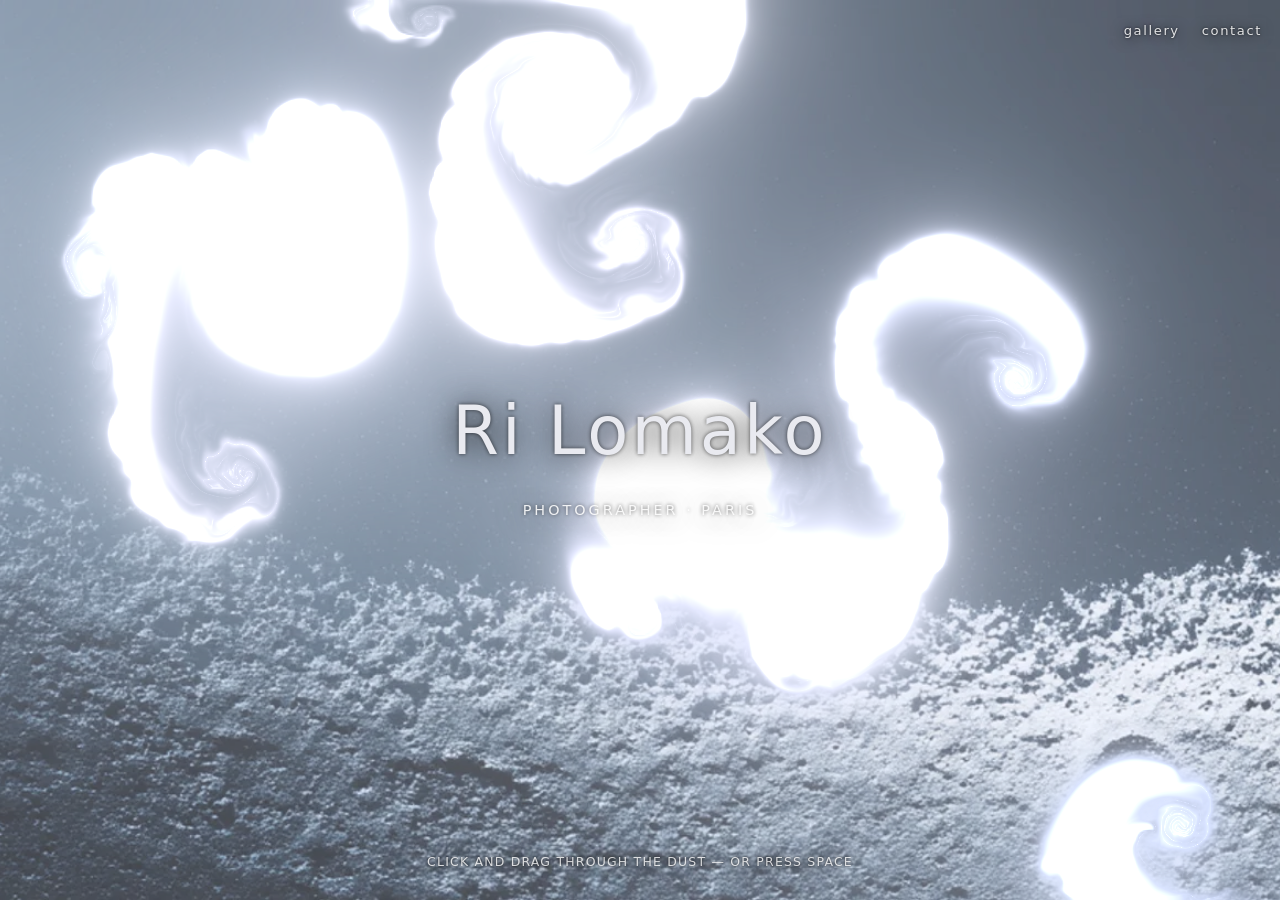
<file: index.html>
<!doctype html>
<html lang="en">
<head>
  <meta charset="utf-8" />
  <meta name="viewport" content="width=device-width,initial-scale=1" />
  <title>Ri Lomako</title>
  <link rel="icon" href="/assets/favicon.svg" type="image/svg+xml" />
  <link rel="preload" as="image" href="/assets/img/moon.webp" />
  <link rel="stylesheet" href="/assets/css/site-v2.css" />
</head>
<body>
  <section class="enter">
    <!-- width/height are a fallback so the simulation never initialises
         against a 0x0 canvas if the script runs before the stylesheet has
         been applied. -->
    <canvas id="smoke-canvas" width="1600" height="900" aria-hidden="true"></canvas>

    <!-- The only clickable things on this page. There is deliberately no
         full-page link: it swallowed the mouse drag, and the dust is the
         point of the homepage. -->
    <nav class="enter-nav">
      <a href="/gallery/">gallery</a>
      <a href="/contact/">contact</a>
    </nav>

    <div class="wordmark">
      <h1>Ri Lomako</h1>
      <p>Photographer &middot; Paris</p>
    </div>

    <!-- Two wordings for one gesture; CSS shows whichever suits the input
         device. "Press space" means nothing on a phone, and "drag a finger"
         means nothing with a mouse. -->
    <p class="hint">
      <span class="hint-pointer">Click and drag through the dust &mdash; or press space</span>
      <span class="hint-touch">Drag a finger through the dust</span>
    </p>
  </section>

  <script src="/assets/js/smoke.js" defer></script>
</body>
</html>
</file>
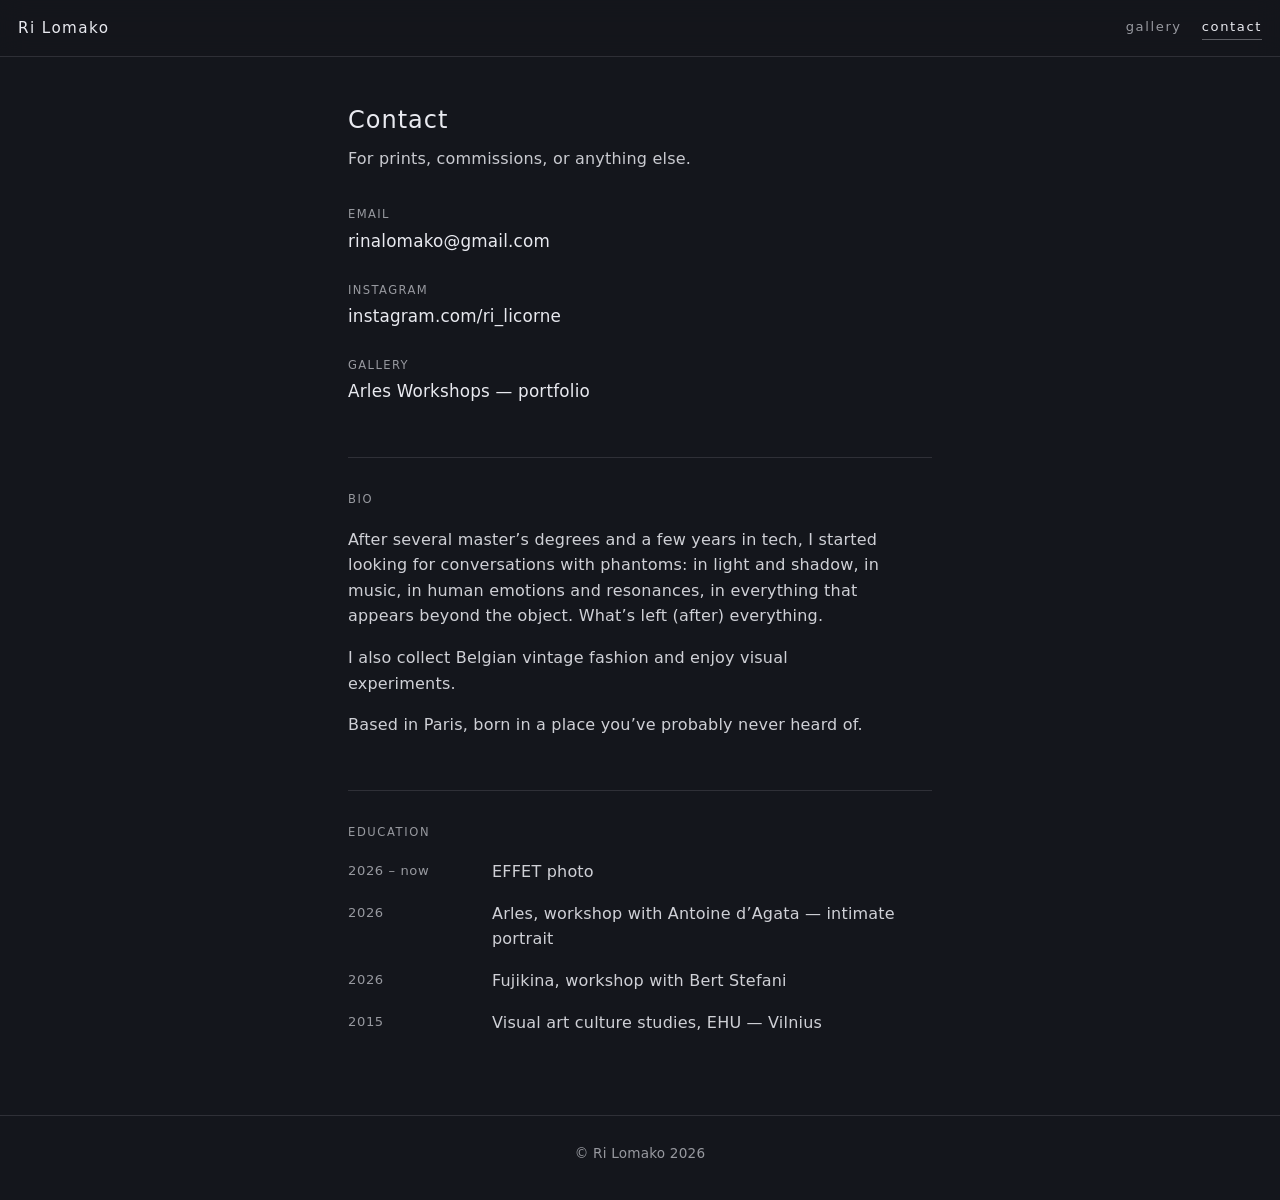
<file: contact/index.html>
<!doctype html>
<html lang="en">
<head>
  <meta charset="utf-8" />
  <meta name="viewport" content="width=device-width,initial-scale=1" />
  <title>Contact — Ri Lomako</title>
  <link rel="icon" href="/assets/favicon.svg" type="image/svg+xml" />
  <link rel="stylesheet" href="/assets/css/site-v2.css" />
</head>
<body>
  <header class="bar">
    <a class="brand" href="/">Ri Lomako</a>
    <nav>
      <a href="/gallery/">gallery</a>
      <a href="/contact/" aria-current="page">contact</a>
    </nav>
  </header>

  <main class="page">
    <h1>Contact</h1>
    <p class="lead">For prints, commissions, or anything else.</p>

    <div class="field-group">
      <div>
        <div class="label">Email</div>
        <!-- Assembled in the browser from two halves, so address harvesters
             reading the page source come away empty. -->
        <a class="email" href="#" data-user="rinalomako" data-domain="gmail.com">email me</a>
      </div>
      <div>
        <div class="label">Instagram</div>
        <a href="https://instagram.com/ri_licorne" target="_blank" rel="noopener">instagram.com/ri_licorne</a>
      </div>
      <div>
        <div class="label">Gallery</div>
        <a href="https://www.gallery-arlesworkshops.com/portfolio/yekaterina-lomako/"
           target="_blank" rel="noopener">Arles Workshops &mdash; portfolio</a>
      </div>
    </div>

    <section class="block">
      <h2>Bio</h2>
      <p>
        After several master&rsquo;s degrees and a few years in tech, I started
        looking for conversations with phantoms: in light and shadow, in music,
        in human emotions and resonances, in everything that appears beyond the
        object. What&rsquo;s left (after) everything.
      </p>
      <p>I also collect Belgian vintage fashion and enjoy visual experiments.</p>
      <p>Based in Paris, born in a place you&rsquo;ve probably never heard of.</p>
    </section>

    <section class="block">
      <h2>Education</h2>
      <dl class="cv">
        <dt>2026 &ndash; now</dt>
        <dd>EFFET photo</dd>

        <dt>2026</dt>
        <dd>Arles, workshop with Antoine d&rsquo;Agata &mdash; intimate portrait</dd>

        <dt>2026</dt>
        <dd>Fujikina, workshop with Bert Stefani</dd>

        <dt>2015</dt>
        <dd>Visual art culture studies, EHU &mdash; Vilnius</dd>
      </dl>
    </section>
  </main>

  <footer class="foot">
    <span class="muted small">&copy; Ri Lomako <span data-year></span></span>
  </footer>

  <script>
    document.querySelectorAll("[data-year]").forEach(function (el) {
      el.textContent = String(new Date().getFullYear());
    });
    document.querySelectorAll("a.email").forEach(function (el) {
      var a = el.dataset.user + "@" + el.dataset.domain;
      el.href = "mailto:" + a;
      el.textContent = a;
    });
  </script>
</body>
</html>
</file>
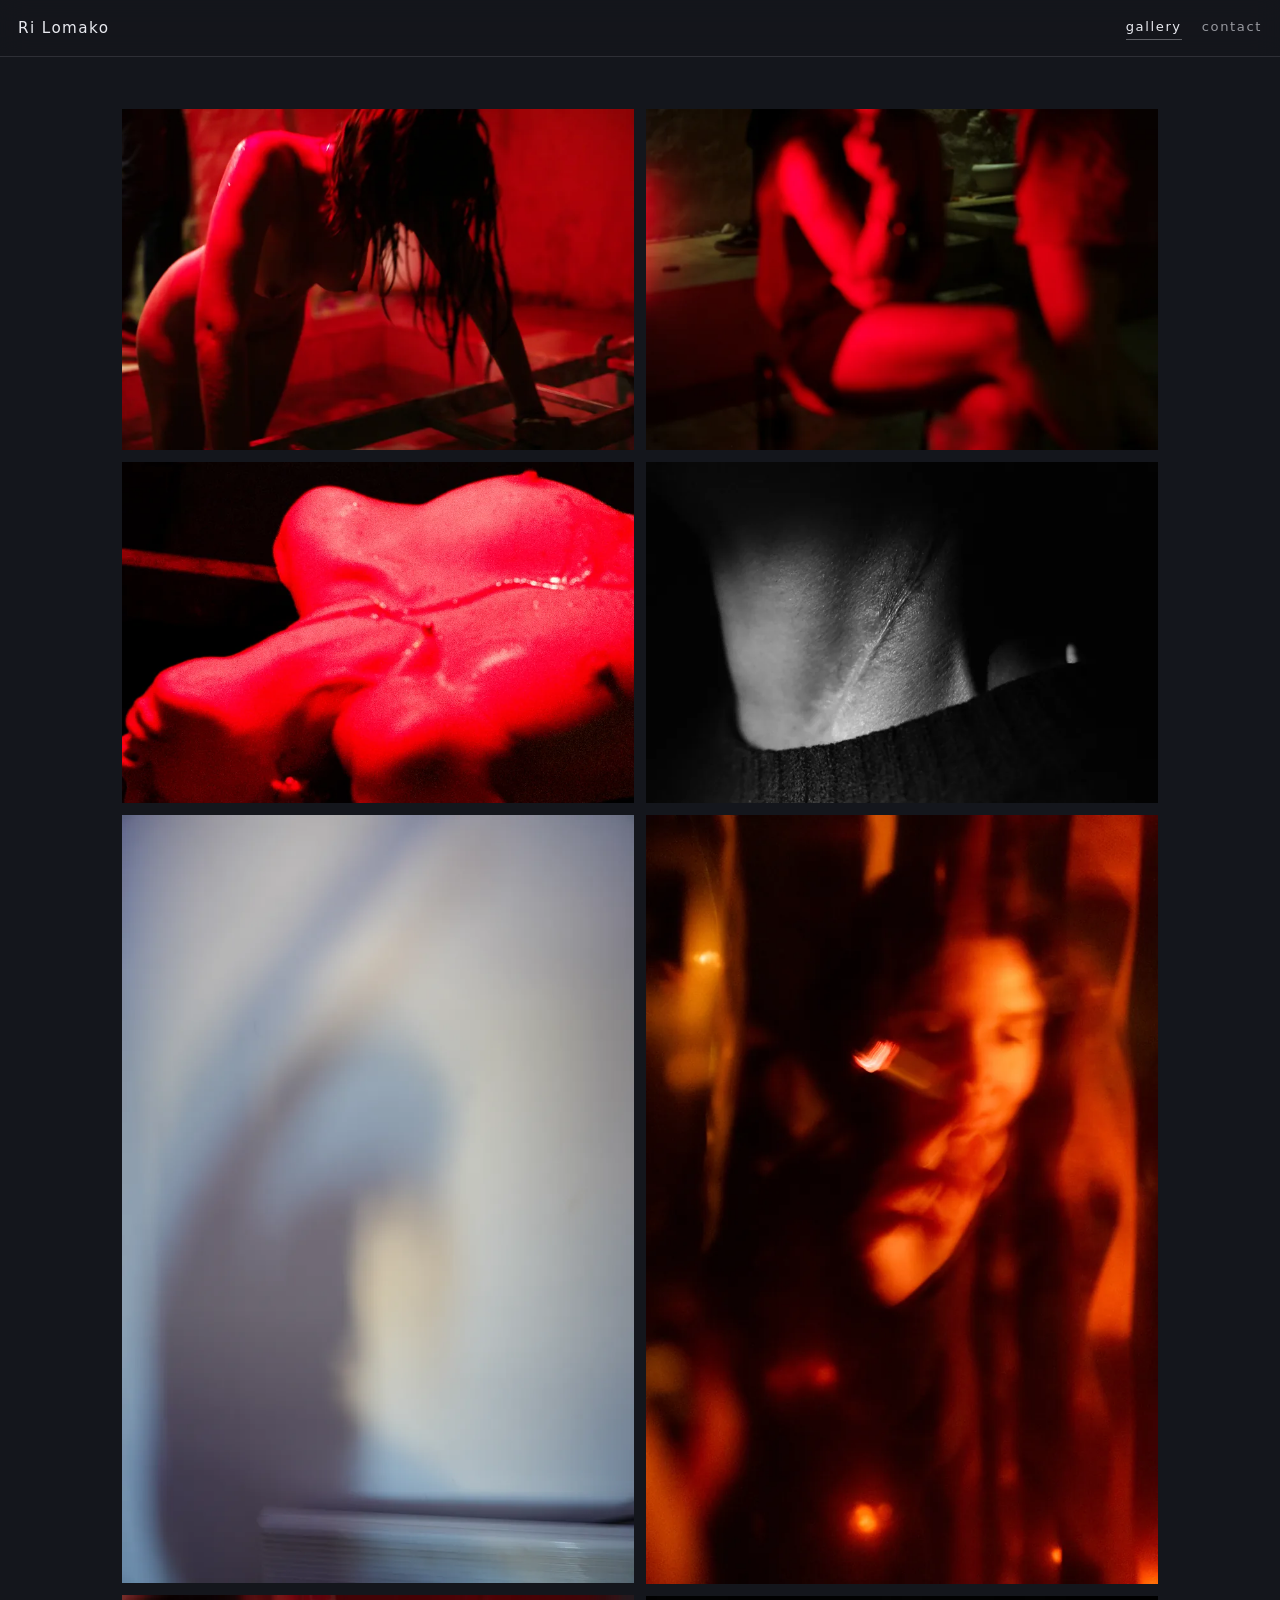
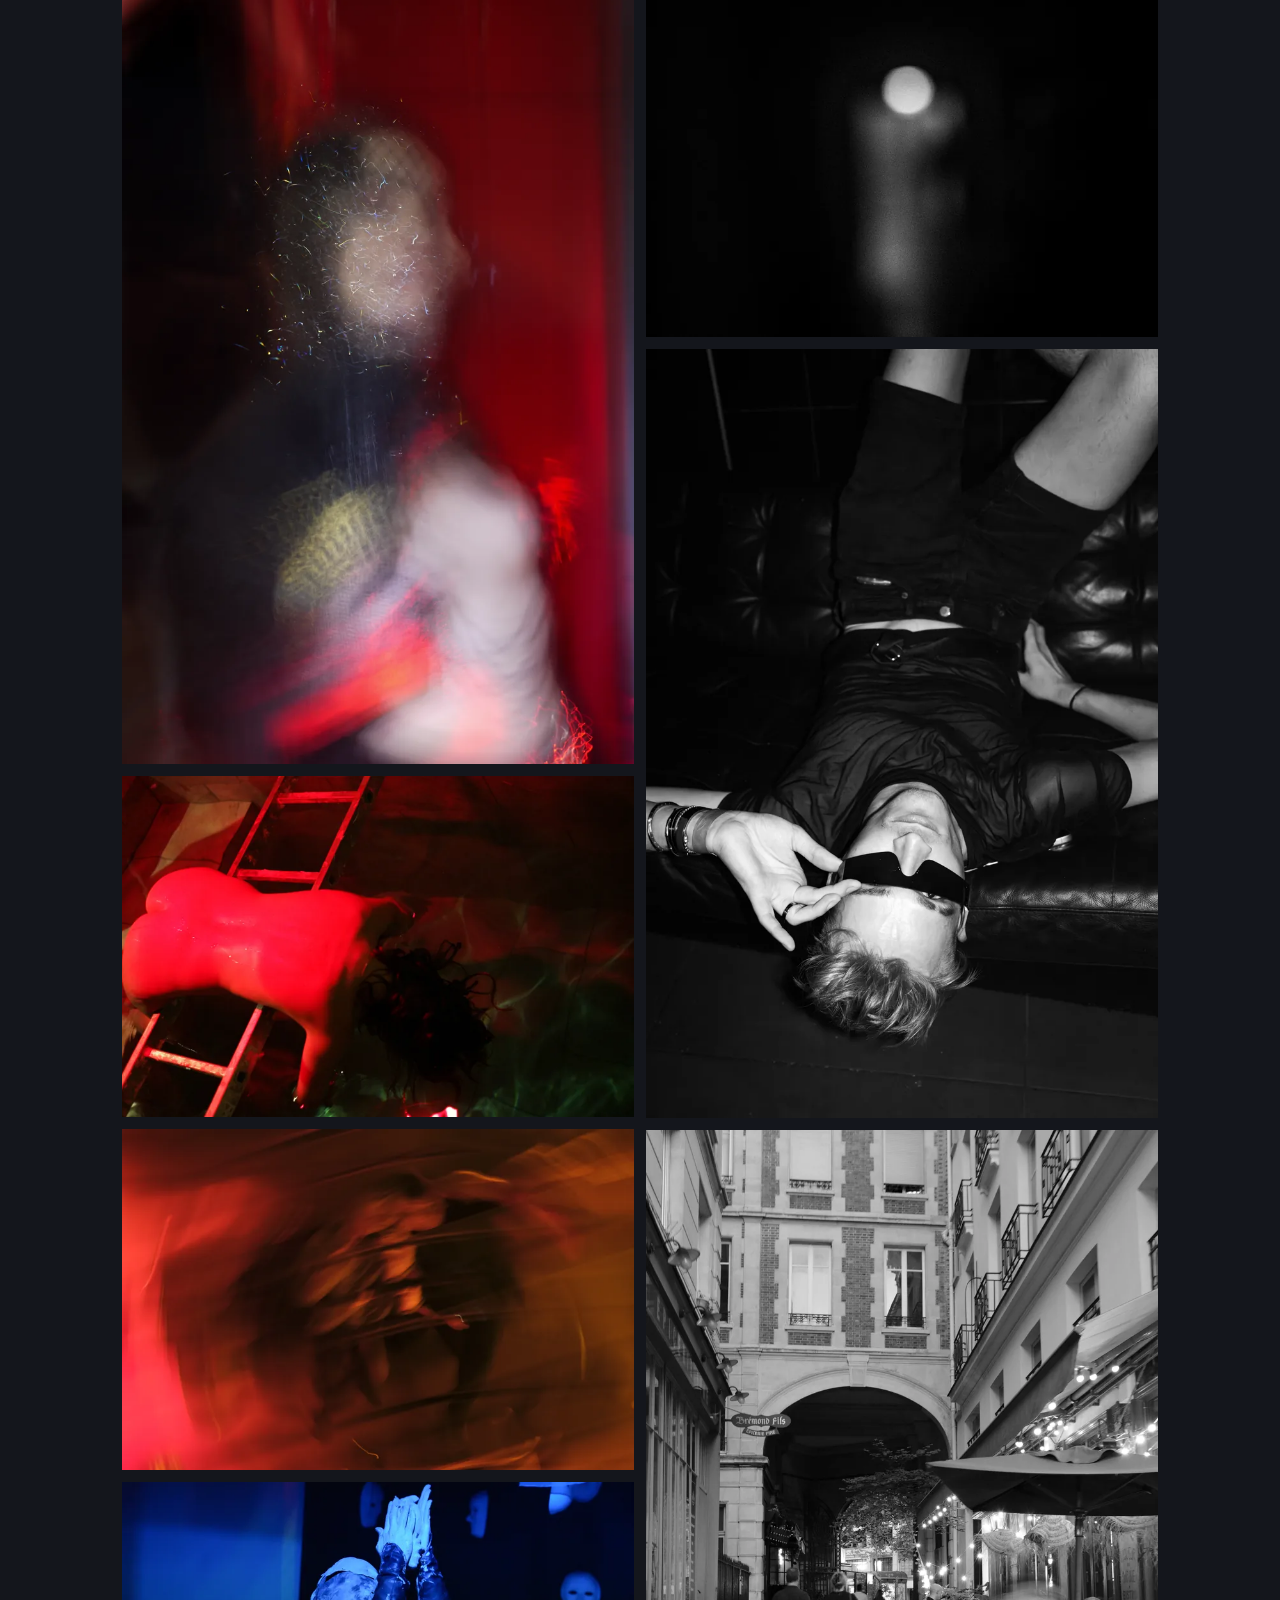
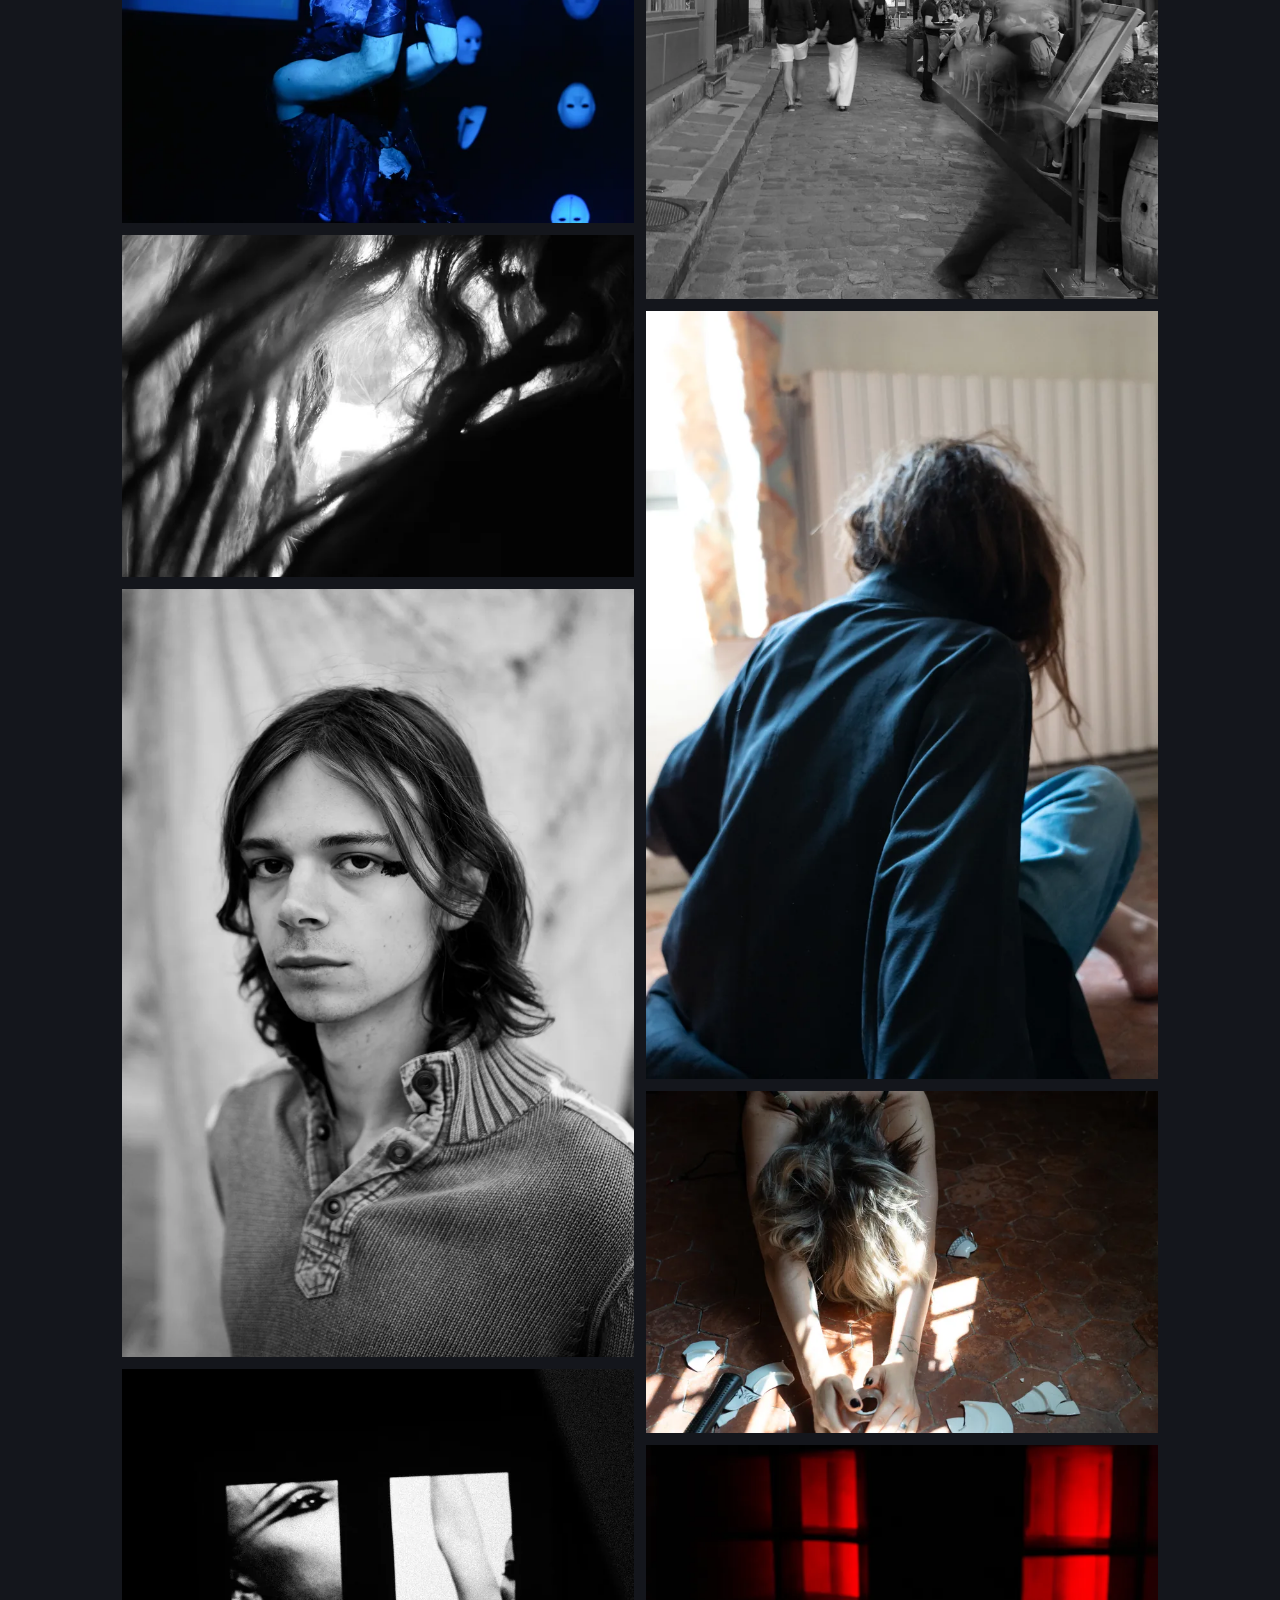
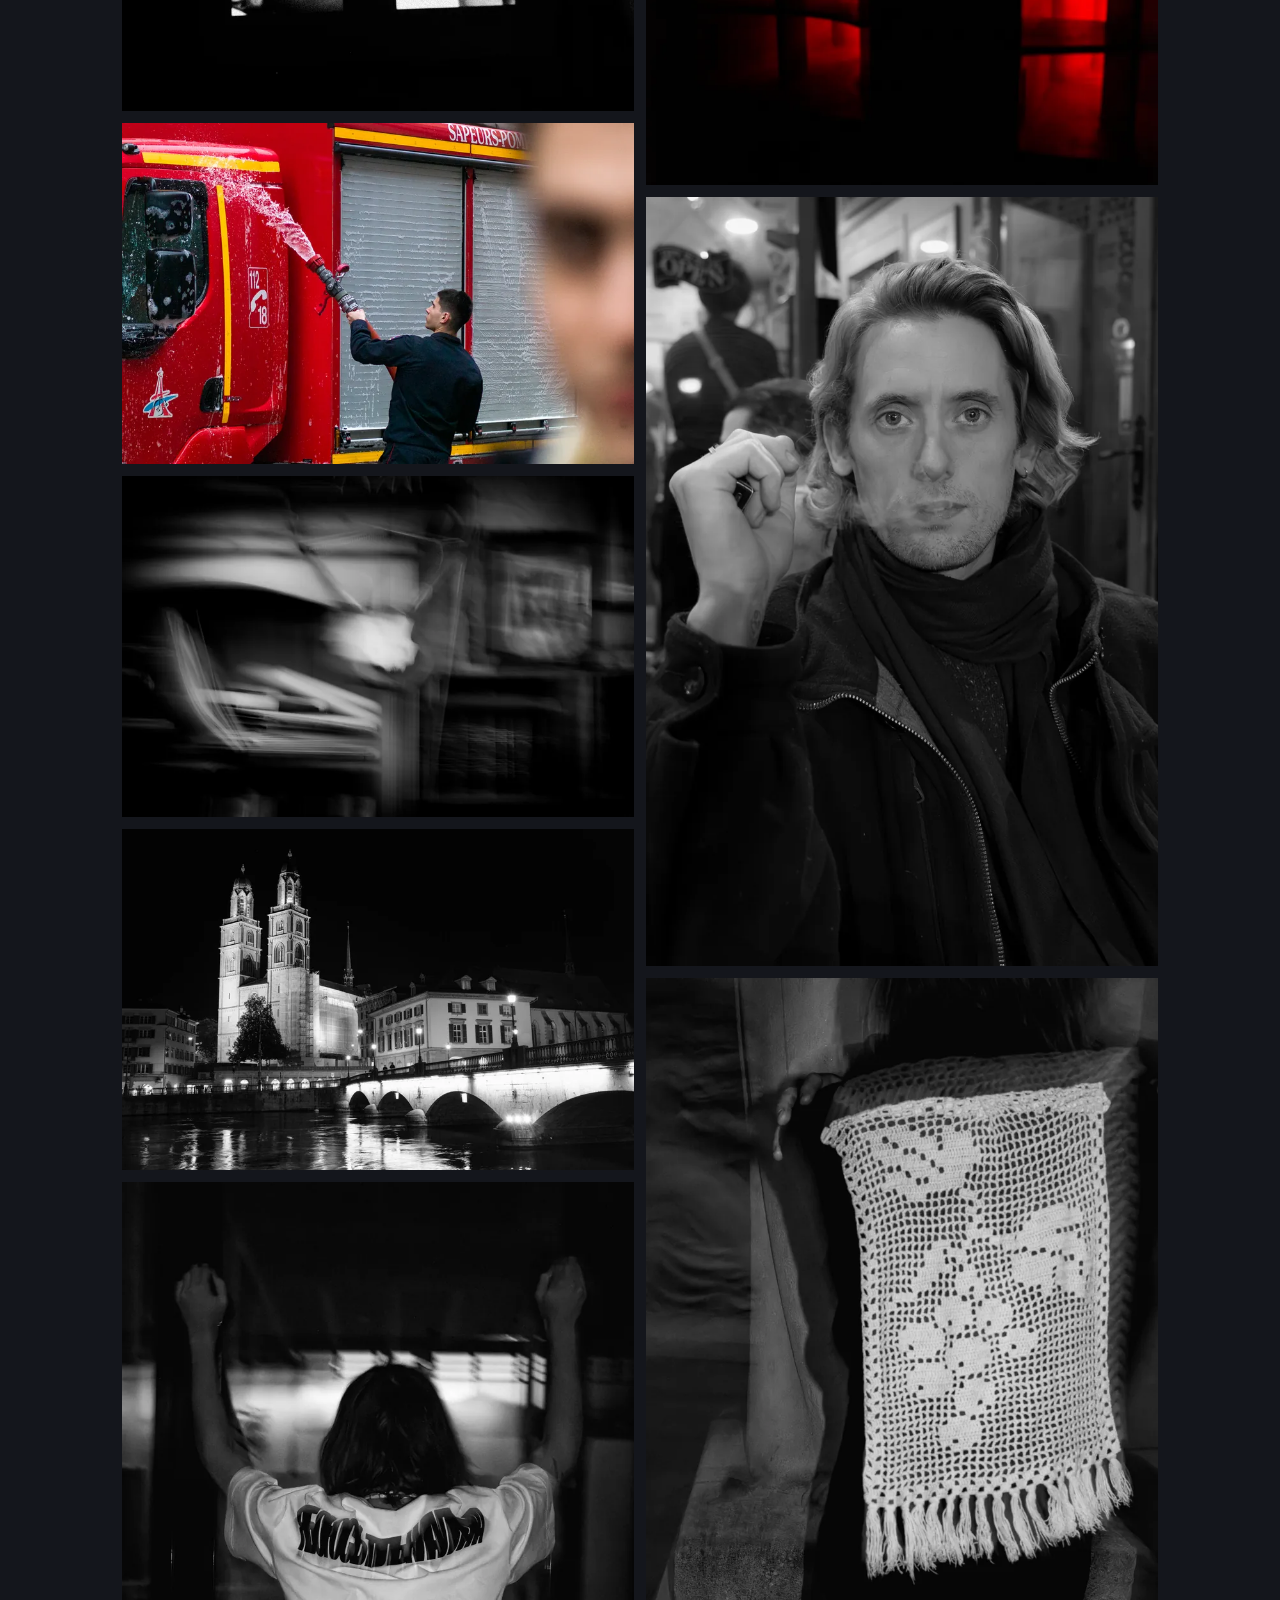
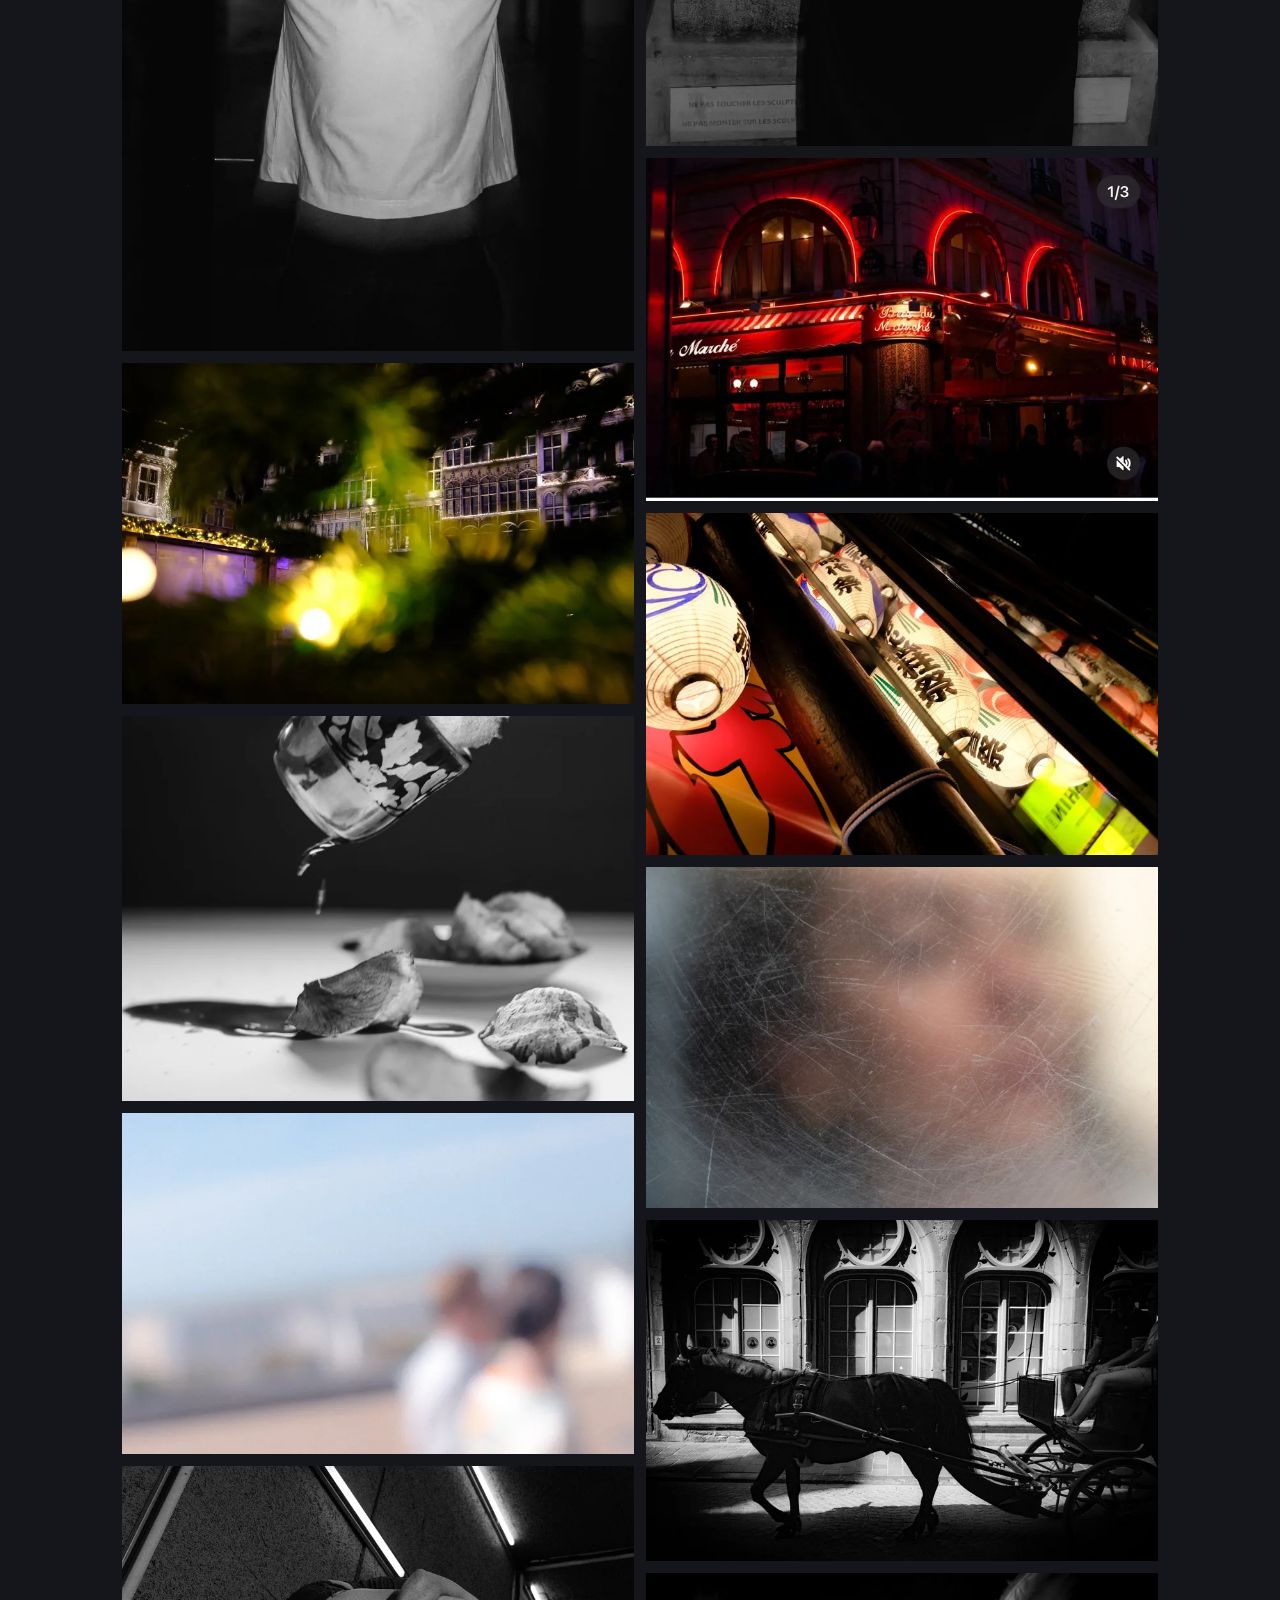
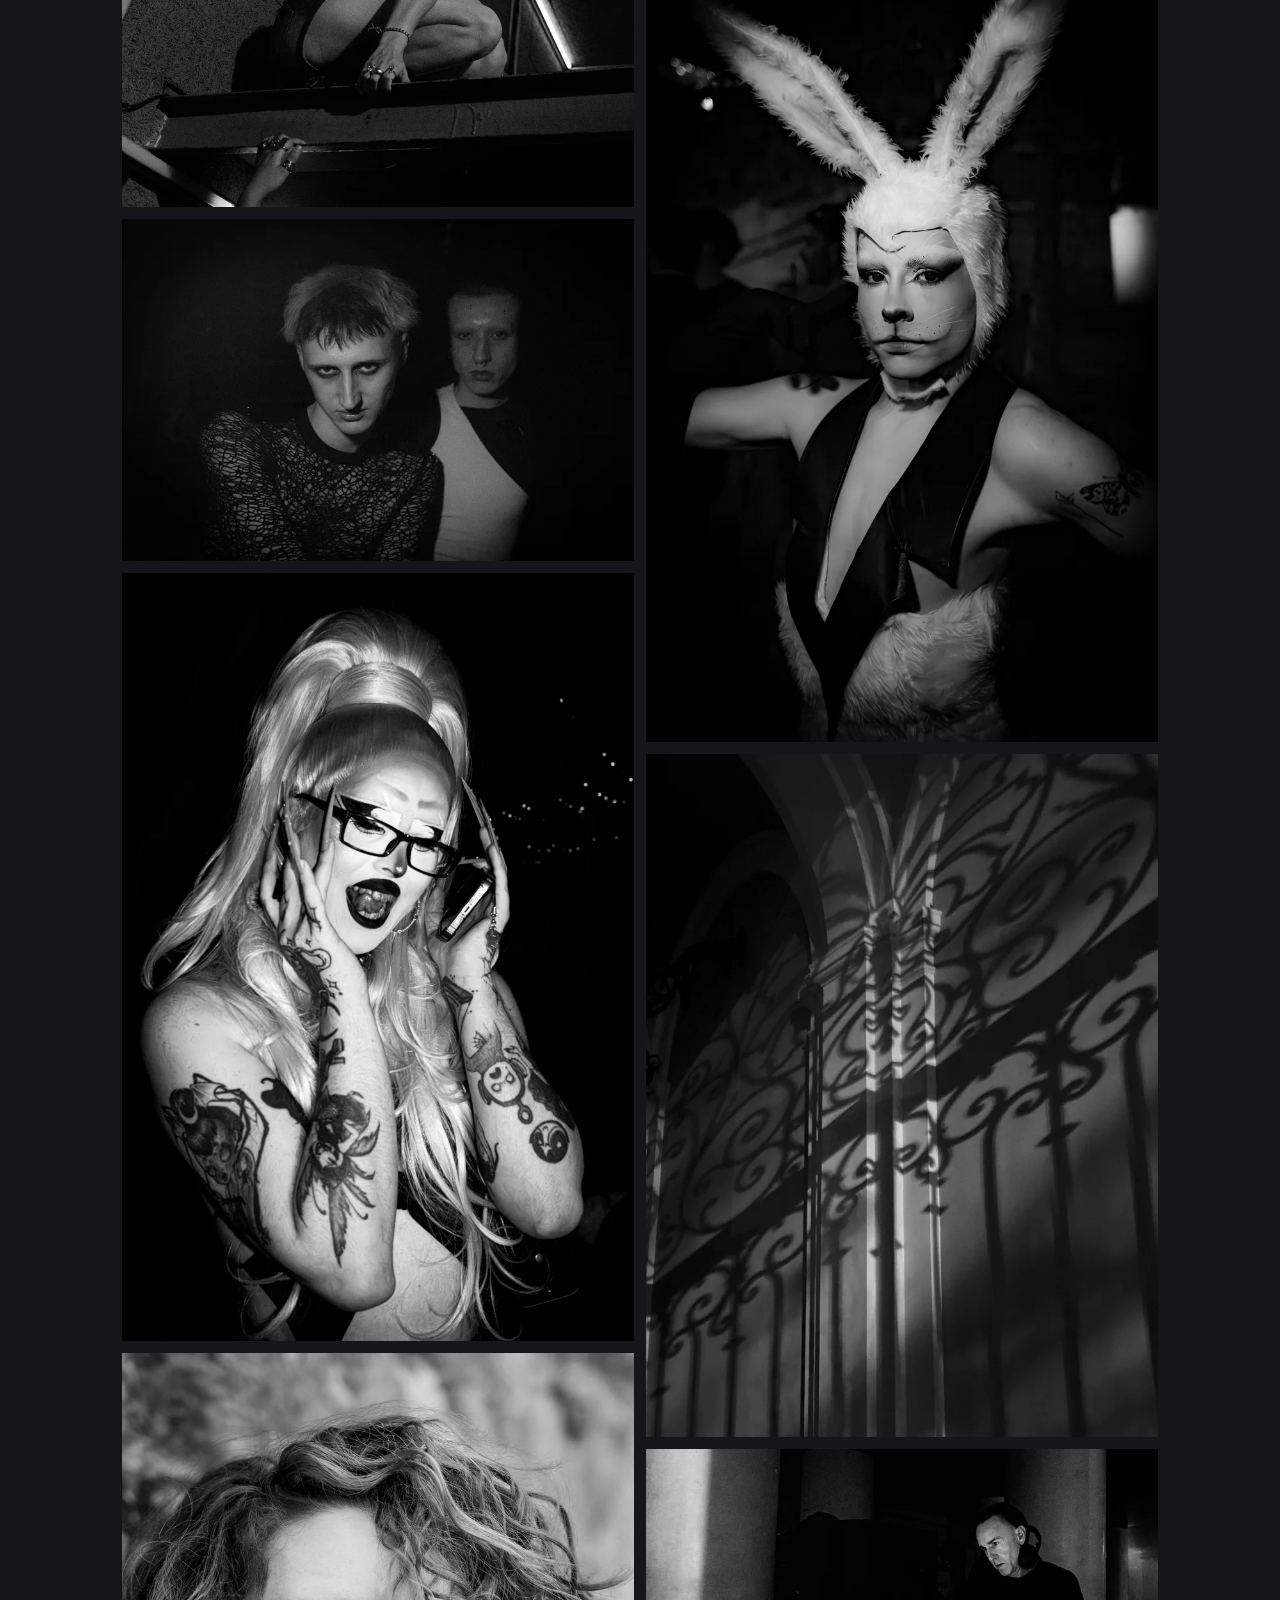
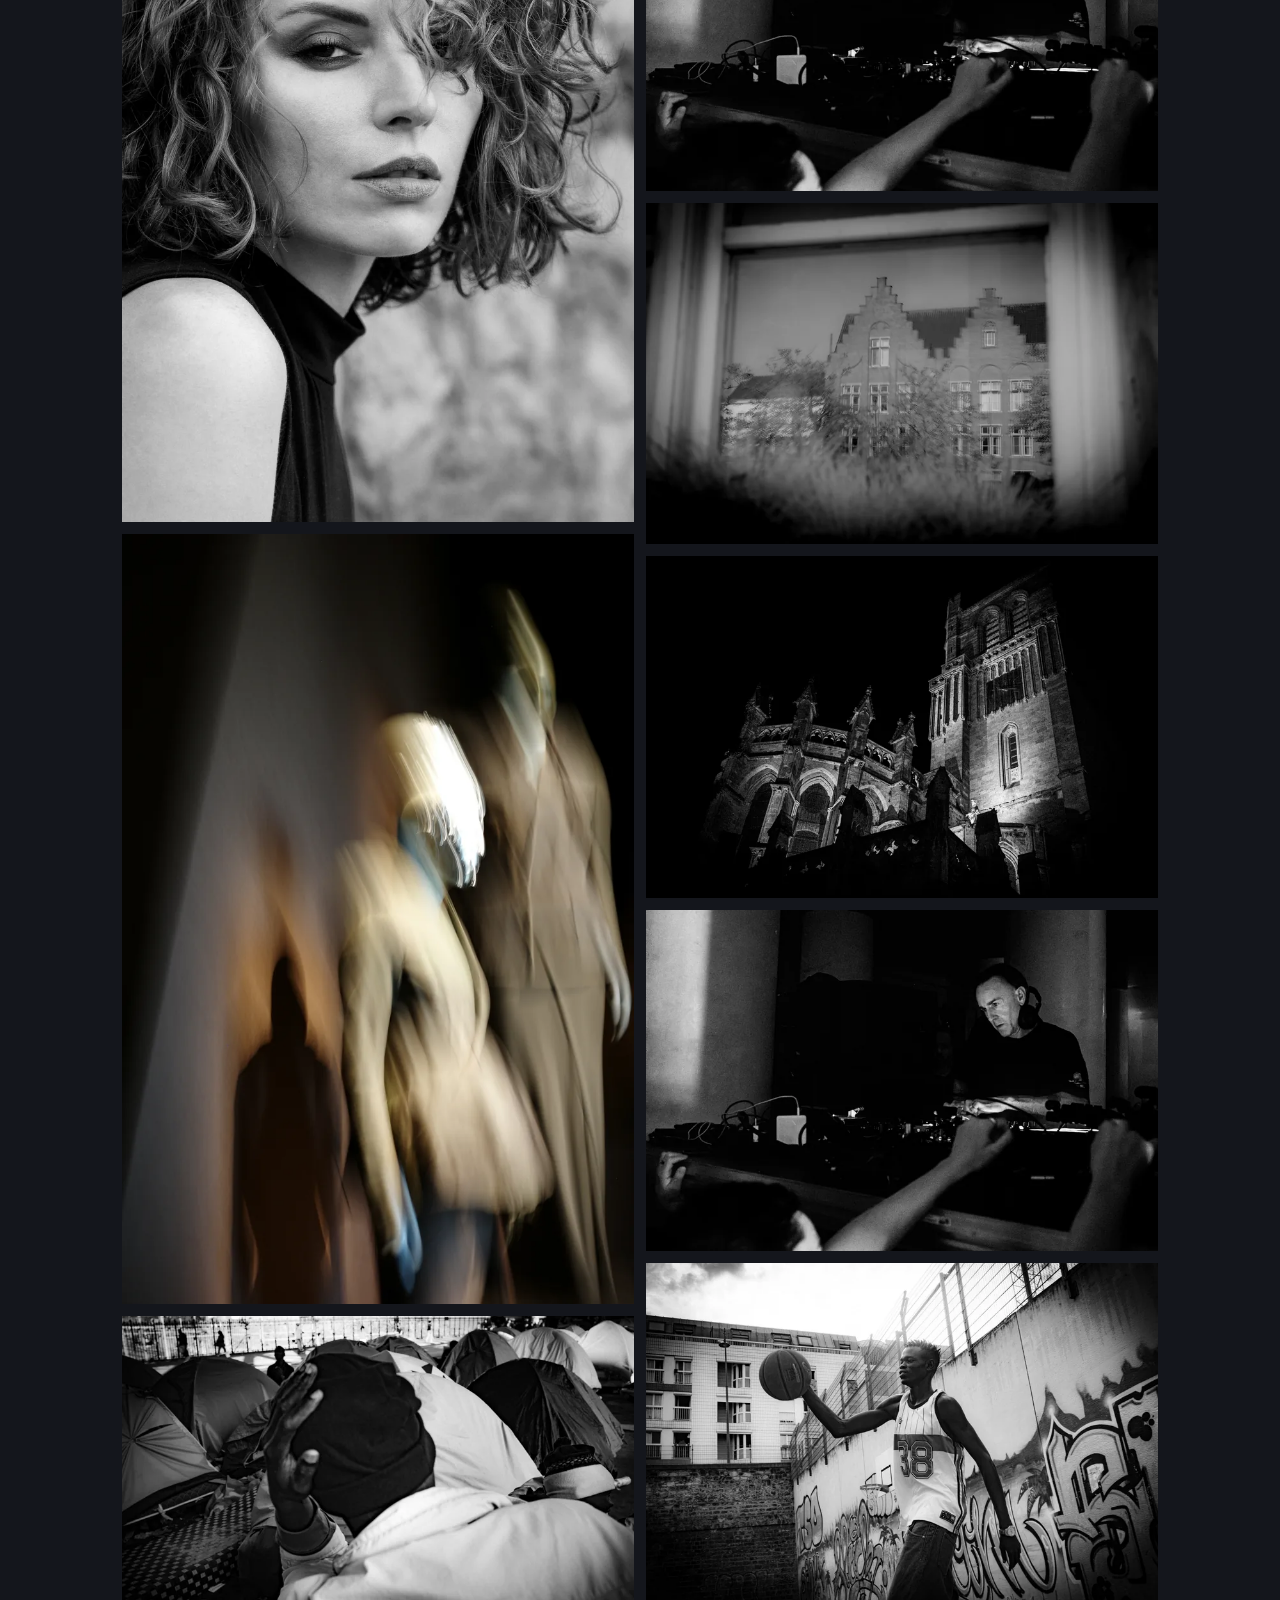
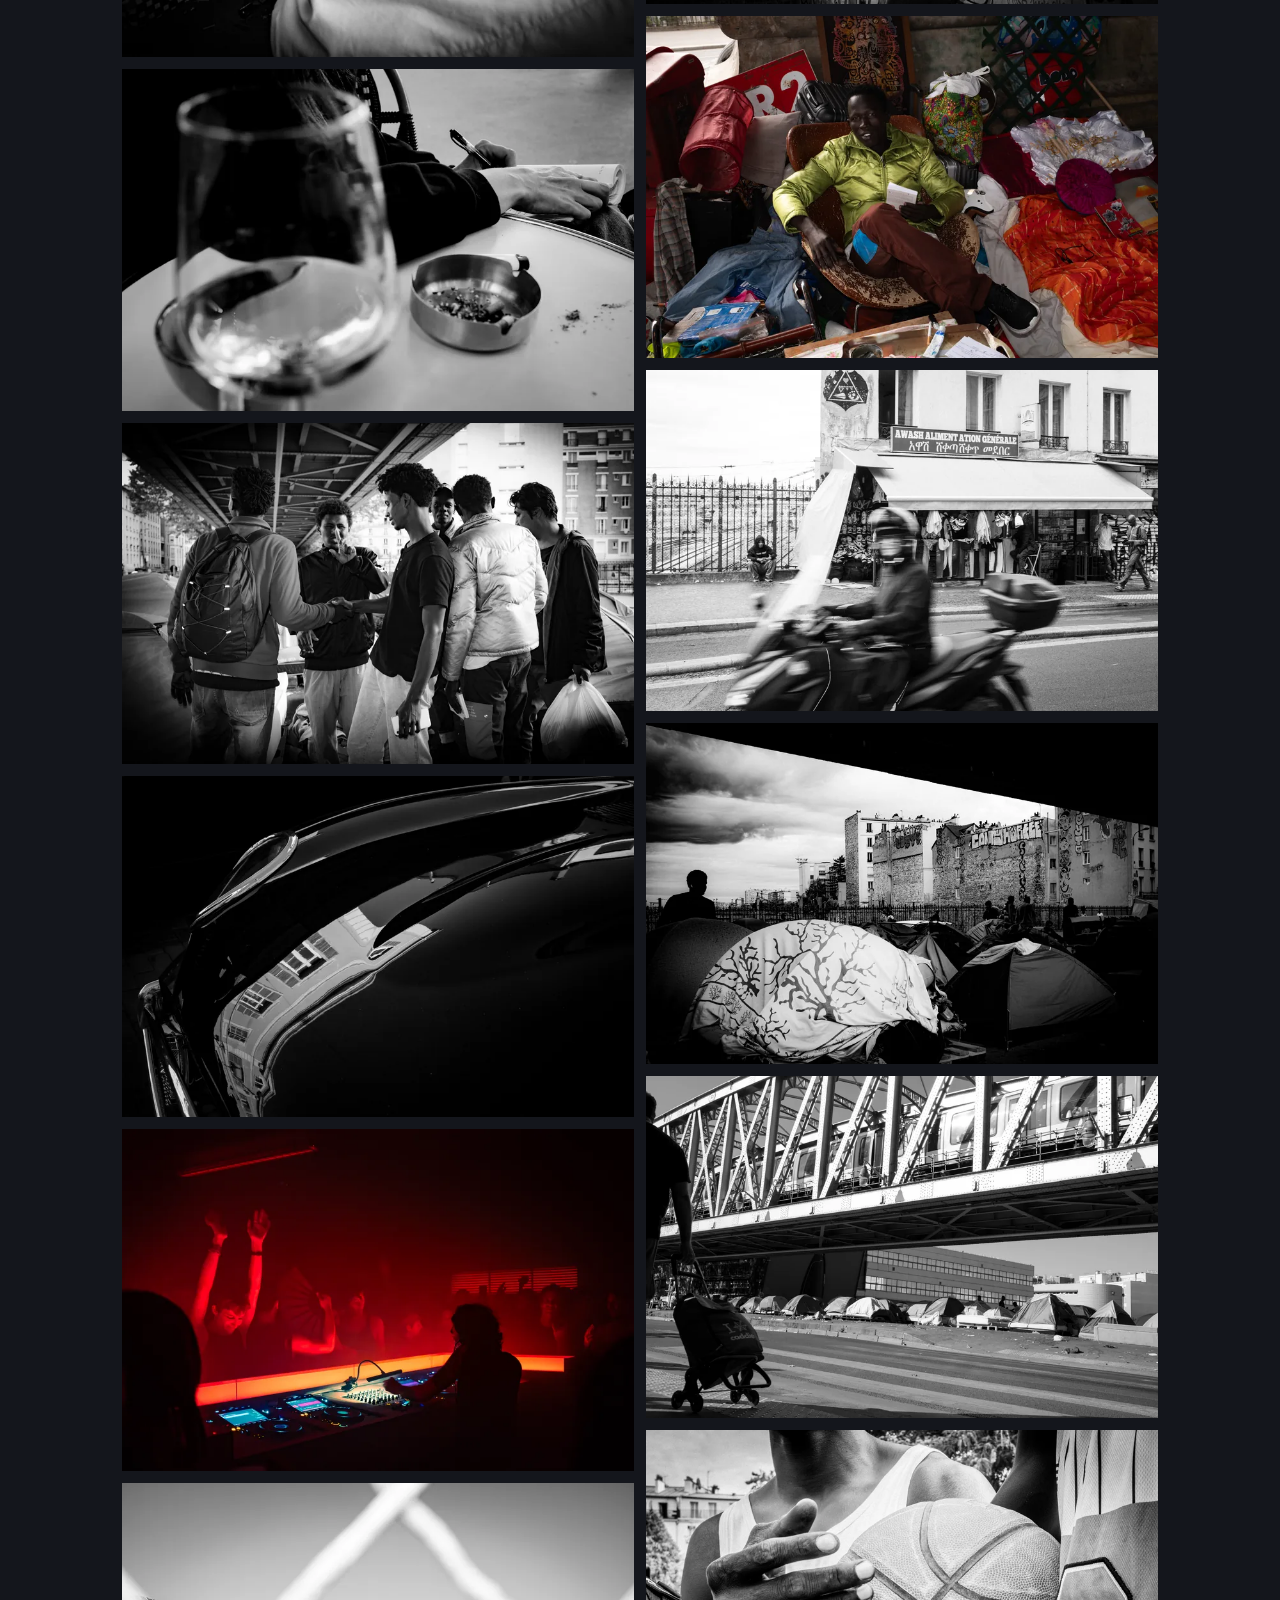
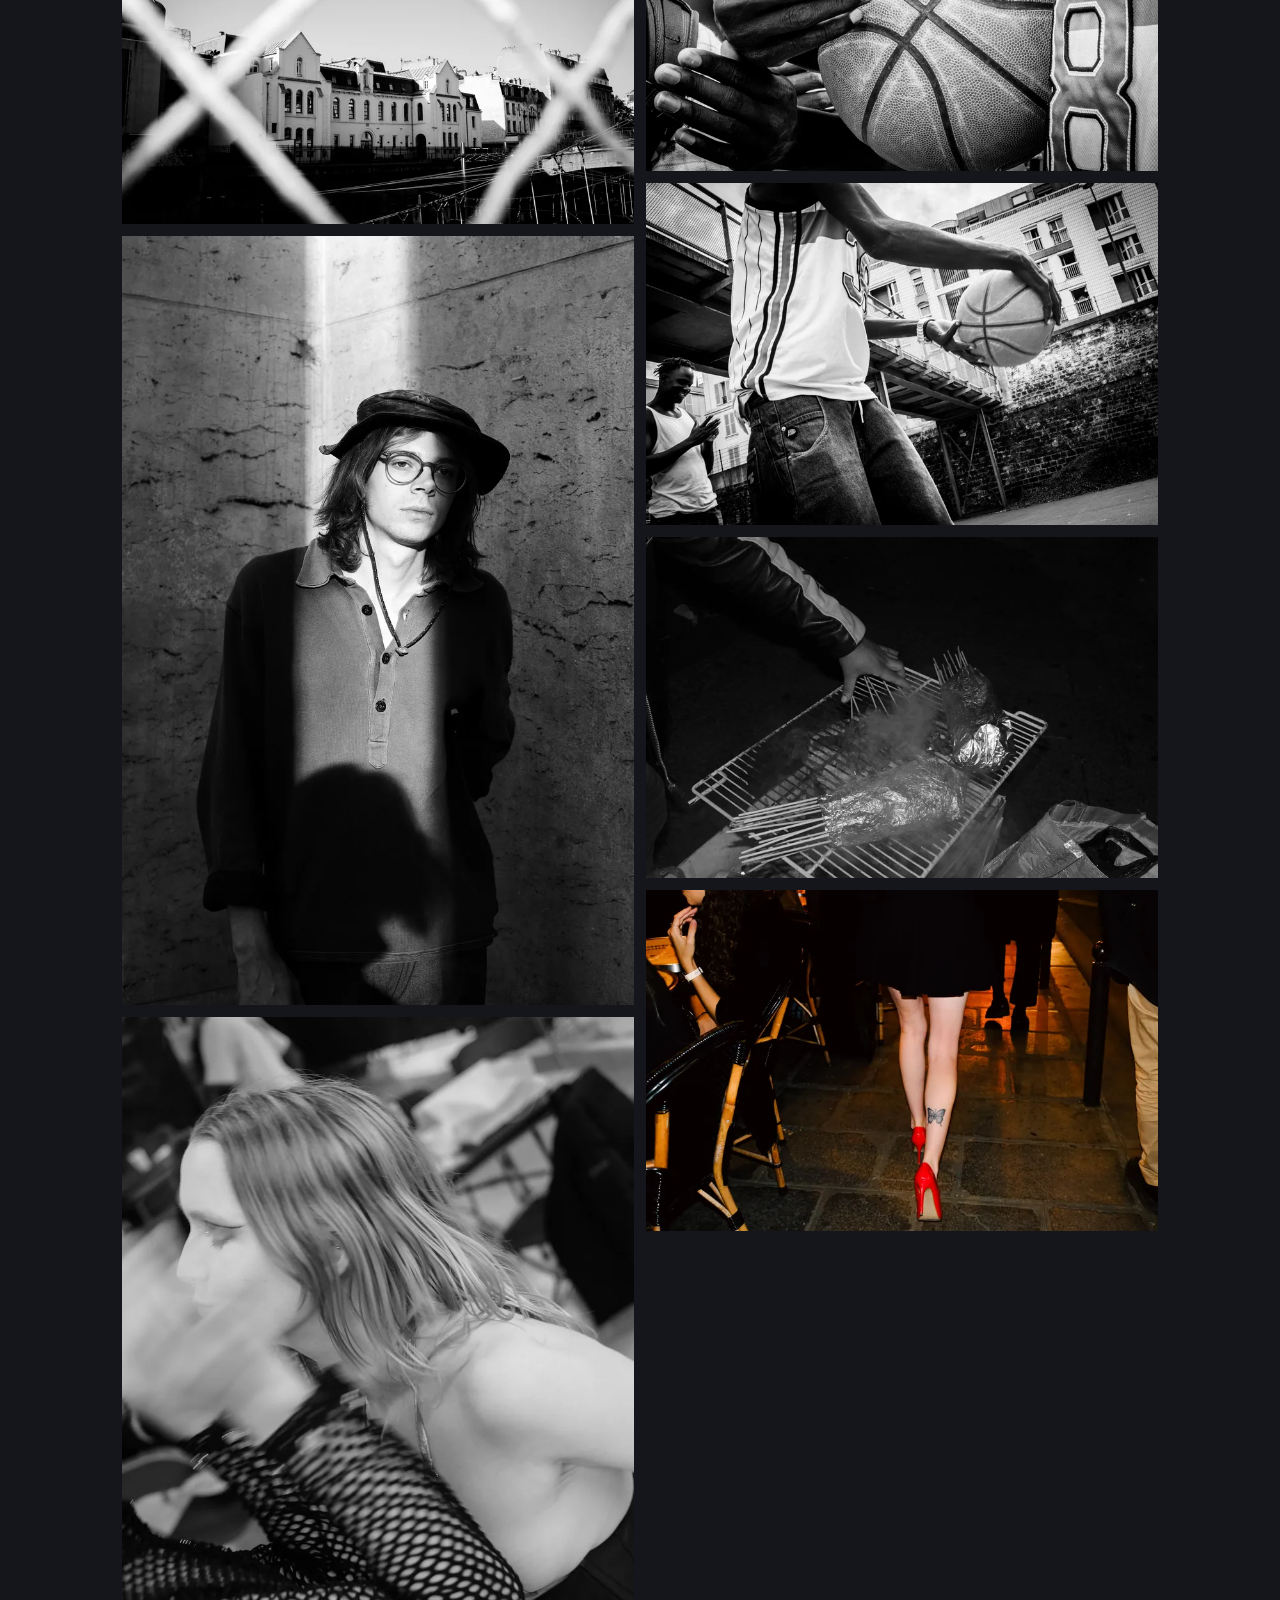
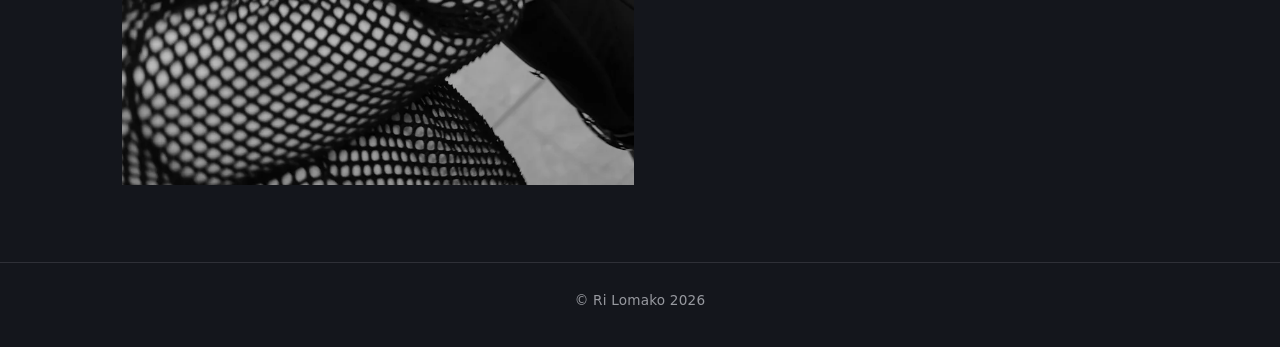
<file: gallery/index.html>
<!doctype html>
<!-- GENERATED by tools/build_gallery.py from order.txt - do not edit by hand. -->
<html lang="en">
<head>
  <meta charset="utf-8" />
  <meta name="viewport" content="width=device-width,initial-scale=1" />
  <title>Gallery &mdash; Ri Lomako</title>
  <meta name="description" content="Photographs by Ri Lomako." />
  <link rel="icon" href="/assets/favicon.svg" type="image/svg+xml" />
  <link rel="stylesheet" href="/assets/css/site-v2.css" />
</head>
<body>
  <header class="bar">
    <a class="brand" href="/">Ri Lomako</a>
    <nav>
      <a href="/gallery/" aria-current="page">gallery</a>
      <a href="/contact/">contact</a>
    </nav>
  </header>

  <main class="cloud" id="cloud">
      <div class="cloud-col">
        <figure>
          <img src="/galleries/photos/images/001-1600.40351251.webp"
               srcset="/galleries/photos/images/001-400.40351251.webp 400w, /galleries/photos/images/001-800.40351251.webp 800w, /galleries/photos/images/001-1600.40351251.webp 1600w"
               sizes="(min-width: 620px) 40vw, 44vw"
               width="5141" height="3422"
               loading="lazy" decoding="async"
               alt="" />
        </figure>
        <figure>
          <img src="/galleries/photos/images/004-1600.a6cbf25c.webp"
               srcset="/galleries/photos/images/004-400.a6cbf25c.webp 400w, /galleries/photos/images/004-800.a6cbf25c.webp 800w, /galleries/photos/images/004-1600.a6cbf25c.webp 1600w"
               sizes="(min-width: 620px) 40vw, 44vw"
               width="1816" height="1208"
               loading="lazy" decoding="async"
               alt="" />
        </figure>
        <figure>
          <img src="/galleries/photos/images/006-1600.adc67cbe.webp"
               srcset="/galleries/photos/images/006-400.adc67cbe.webp 400w, /galleries/photos/images/006-800.adc67cbe.webp 800w, /galleries/photos/images/006-1600.adc67cbe.webp 1600w"
               sizes="(min-width: 620px) 40vw, 44vw"
               width="4672" height="7008"
               loading="lazy" decoding="async"
               alt="" />
        </figure>
        <figure>
          <img src="/galleries/photos/images/008-1600.d56eee69.webp"
               srcset="/galleries/photos/images/008-400.d56eee69.webp 400w, /galleries/photos/images/008-800.d56eee69.webp 800w, /galleries/photos/images/008-1600.d56eee69.webp 1600w"
               sizes="(min-width: 620px) 40vw, 44vw"
               width="9344" height="14016"
               loading="lazy" decoding="async"
               alt="" />
        </figure>
        <figure>
          <img src="/galleries/photos/images/038-1600.cbe87c3c.webp"
               srcset="/galleries/photos/images/038-400.cbe87c3c.webp 400w, /galleries/photos/images/038-800.cbe87c3c.webp 800w, /galleries/photos/images/038-1600.cbe87c3c.webp 1600w"
               sizes="(min-width: 620px) 40vw, 44vw"
               width="5155" height="3431"
               loading="lazy" decoding="async"
               alt="" />
        </figure>
        <figure>
          <img src="/galleries/photos/images/002-1600.a376ba09.webp"
               srcset="/galleries/photos/images/002-400.a376ba09.webp 400w, /galleries/photos/images/002-800.a376ba09.webp 800w, /galleries/photos/images/002-1600.a376ba09.webp 1600w"
               sizes="(min-width: 620px) 40vw, 44vw"
               width="7728" height="5152"
               loading="lazy" decoding="async"
               alt="" />
        </figure>
        <figure>
          <img src="/galleries/photos/images/010-1600.7c5836b4.webp"
               srcset="/galleries/photos/images/010-400.7c5836b4.webp 400w, /galleries/photos/images/010-800.7c5836b4.webp 800w, /galleries/photos/images/010-1600.7c5836b4.webp 1600w"
               sizes="(min-width: 620px) 40vw, 44vw"
               width="7008" height="4672"
               loading="lazy" decoding="async"
               alt="" />
        </figure>
        <figure>
          <img src="/galleries/photos/images/011-1600.3c34b6e2.webp"
               srcset="/galleries/photos/images/011-400.3c34b6e2.webp 400w, /galleries/photos/images/011-800.3c34b6e2.webp 800w, /galleries/photos/images/011-1600.3c34b6e2.webp 1600w"
               sizes="(min-width: 620px) 40vw, 44vw"
               width="5561" height="3707"
               loading="lazy" decoding="async"
               alt="" />
        </figure>
        <figure>
          <img src="/galleries/photos/images/013-1600.9eda88bf.webp"
               srcset="/galleries/photos/images/013-400.9eda88bf.webp 400w, /galleries/photos/images/013-800.9eda88bf.webp 800w, /galleries/photos/images/013-1600.9eda88bf.webp 1600w"
               sizes="(min-width: 620px) 40vw, 44vw"
               width="2895" height="4343"
               loading="lazy" decoding="async"
               alt="" />
        </figure>
        <figure>
          <img src="/galleries/photos/images/015-1600.71c409df.webp"
               srcset="/galleries/photos/images/015-400.71c409df.webp 400w, /galleries/photos/images/015-800.71c409df.webp 800w, /galleries/photos/images/015-1600.71c409df.webp 1600w"
               sizes="(min-width: 620px) 40vw, 44vw"
               width="2061" height="1372"
               loading="lazy" decoding="async"
               alt="" />
        </figure>
        <figure>
          <img src="/galleries/photos/images/018-1600.37b04826.webp"
               srcset="/galleries/photos/images/018-400.37b04826.webp 400w, /galleries/photos/images/018-800.37b04826.webp 800w, /galleries/photos/images/018-1600.37b04826.webp 1600w"
               sizes="(min-width: 620px) 40vw, 44vw"
               width="2615" height="1740"
               loading="lazy" decoding="async"
               alt="" />
        </figure>
        <figure>
          <img src="/galleries/photos/images/020-1600.1aaff9bf.webp"
               srcset="/galleries/photos/images/020-400.1aaff9bf.webp 400w, /galleries/photos/images/020-800.1aaff9bf.webp 800w, /galleries/photos/images/020-1600.1aaff9bf.webp 1600w"
               sizes="(min-width: 620px) 40vw, 44vw"
               width="7008" height="4672"
               loading="lazy" decoding="async"
               alt="" />
        </figure>
        <figure>
          <img src="/galleries/photos/images/021-1280.4b5f5bab.webp"
               srcset="/galleries/photos/images/021-400.4b5f5bab.webp 400w, /galleries/photos/images/021-800.4b5f5bab.webp 800w, /galleries/photos/images/021-1280.4b5f5bab.webp 1280w"
               sizes="(min-width: 620px) 40vw, 44vw"
               width="1280" height="853"
               loading="lazy" decoding="async"
               alt="" />
        </figure>
        <figure>
          <img src="/galleries/photos/images/024-1600.7638bfe6.webp"
               srcset="/galleries/photos/images/024-400.7638bfe6.webp 400w, /galleries/photos/images/024-800.7638bfe6.webp 800w, /galleries/photos/images/024-1600.7638bfe6.webp 1600w"
               sizes="(min-width: 620px) 40vw, 44vw"
               width="4681" height="7021"
               loading="lazy" decoding="async"
               alt="" />
        </figure>
        <figure>
          <img src="/galleries/photos/images/026-1600.5c92a221.webp"
               srcset="/galleries/photos/images/026-400.5c92a221.webp 400w, /galleries/photos/images/026-800.5c92a221.webp 800w, /galleries/photos/images/026-1600.5c92a221.webp 1600w"
               sizes="(min-width: 620px) 40vw, 44vw"
               width="1600" height="1066"
               loading="lazy" decoding="async"
               alt="" />
        </figure>
        <figure>
          <img src="/galleries/photos/images/028-1600.9412d0ba.webp"
               srcset="/galleries/photos/images/028-400.9412d0ba.webp 400w, /galleries/photos/images/028-800.9412d0ba.webp 800w, /galleries/photos/images/028-1600.9412d0ba.webp 1600w"
               sizes="(min-width: 620px) 40vw, 44vw"
               width="1600" height="1200"
               loading="lazy" decoding="async"
               alt="" />
        </figure>
        <figure>
          <img src="/galleries/photos/images/030-1600.00d1fe2c.webp"
               srcset="/galleries/photos/images/030-400.00d1fe2c.webp 400w, /galleries/photos/images/030-800.00d1fe2c.webp 800w, /galleries/photos/images/030-1600.00d1fe2c.webp 1600w"
               sizes="(min-width: 620px) 40vw, 44vw"
               width="4139" height="2759"
               loading="lazy" decoding="async"
               alt="" />
        </figure>
        <figure>
          <img src="/galleries/photos/images/032-1600.68d814f7.webp"
               srcset="/galleries/photos/images/032-400.68d814f7.webp 400w, /galleries/photos/images/032-800.68d814f7.webp 800w, /galleries/photos/images/032-1600.68d814f7.webp 1600w"
               sizes="(min-width: 620px) 40vw, 44vw"
               width="5570" height="3713"
               loading="lazy" decoding="async"
               alt="" />
        </figure>
        <figure>
          <img src="/galleries/photos/images/034-1600.2497b463.webp"
               srcset="/galleries/photos/images/034-400.2497b463.webp 400w, /galleries/photos/images/034-800.2497b463.webp 800w, /galleries/photos/images/034-1600.2497b463.webp 1600w"
               sizes="(min-width: 620px) 40vw, 44vw"
               width="7728" height="5152"
               loading="lazy" decoding="async"
               alt="" />
        </figure>
        <figure>
          <img src="/galleries/photos/images/035-1600.a374938e.webp"
               srcset="/galleries/photos/images/035-400.a374938e.webp 400w, /galleries/photos/images/035-800.a374938e.webp 800w, /galleries/photos/images/035-1600.a374938e.webp 1600w"
               sizes="(min-width: 620px) 40vw, 44vw"
               width="5152" height="7728"
               loading="lazy" decoding="async"
               alt="" />
        </figure>
        <figure>
          <img src="/galleries/photos/images/037-1600.e467586a.webp"
               srcset="/galleries/photos/images/037-400.e467586a.webp 400w, /galleries/photos/images/037-800.e467586a.webp 800w, /galleries/photos/images/037-1600.e467586a.webp 1600w"
               sizes="(min-width: 620px) 40vw, 44vw"
               width="3813" height="5720"
               loading="lazy" decoding="async"
               alt="" />
        </figure>
        <figure>
          <img src="/galleries/photos/images/041-1600.12bda9f6.webp"
               srcset="/galleries/photos/images/041-400.12bda9f6.webp 400w, /galleries/photos/images/041-800.12bda9f6.webp 800w, /galleries/photos/images/041-1600.12bda9f6.webp 1600w"
               sizes="(min-width: 620px) 40vw, 44vw"
               width="3472" height="5216"
               loading="lazy" decoding="async"
               alt="" />
        </figure>
        <figure>
          <img src="/galleries/photos/images/045-1600.dd0ce077.webp"
               srcset="/galleries/photos/images/045-400.dd0ce077.webp 400w, /galleries/photos/images/045-800.dd0ce077.webp 800w, /galleries/photos/images/045-1600.dd0ce077.webp 1600w"
               sizes="(min-width: 620px) 40vw, 44vw"
               width="7728" height="5152"
               loading="lazy" decoding="async"
               alt="" />
        </figure>
        <figure>
          <img src="/galleries/photos/images/047-1600.aed9ca04.webp"
               srcset="/galleries/photos/images/047-400.aed9ca04.webp 400w, /galleries/photos/images/047-800.aed9ca04.webp 800w, /galleries/photos/images/047-1600.aed9ca04.webp 1600w"
               sizes="(min-width: 620px) 40vw, 44vw"
               width="7352" height="4901"
               loading="lazy" decoding="async"
               alt="" />
        </figure>
        <figure>
          <img src="/galleries/photos/images/049-1600.50ee752a.webp"
               srcset="/galleries/photos/images/049-400.50ee752a.webp 400w, /galleries/photos/images/049-800.50ee752a.webp 800w, /galleries/photos/images/049-1600.50ee752a.webp 1600w"
               sizes="(min-width: 620px) 40vw, 44vw"
               width="7363" height="4909"
               loading="lazy" decoding="async"
               alt="" />
        </figure>
        <figure>
          <img src="/galleries/photos/images/051-1600.5712f8d2.webp"
               srcset="/galleries/photos/images/051-400.5712f8d2.webp 400w, /galleries/photos/images/051-800.5712f8d2.webp 800w, /galleries/photos/images/051-1600.5712f8d2.webp 1600w"
               sizes="(min-width: 620px) 40vw, 44vw"
               width="7015" height="4677"
               loading="lazy" decoding="async"
               alt="" />
        </figure>
        <figure>
          <img src="/galleries/photos/images/053-1600.4a739c74.webp"
               srcset="/galleries/photos/images/053-400.4a739c74.webp 400w, /galleries/photos/images/053-800.4a739c74.webp 800w, /galleries/photos/images/053-1600.4a739c74.webp 1600w"
               sizes="(min-width: 620px) 40vw, 44vw"
               width="6372" height="4248"
               loading="lazy" decoding="async"
               alt="" />
        </figure>
        <figure>
          <img src="/galleries/photos/images/055-1600.7ca83722.webp"
               srcset="/galleries/photos/images/055-400.7ca83722.webp 400w, /galleries/photos/images/055-800.7ca83722.webp 800w, /galleries/photos/images/055-1600.7ca83722.webp 1600w"
               sizes="(min-width: 620px) 40vw, 44vw"
               width="7728" height="5152"
               loading="lazy" decoding="async"
               alt="" />
        </figure>
        <figure>
          <img src="/galleries/photos/images/057-1600.9bec4f1e.webp"
               srcset="/galleries/photos/images/057-400.9bec4f1e.webp 400w, /galleries/photos/images/057-800.9bec4f1e.webp 800w, /galleries/photos/images/057-1600.9bec4f1e.webp 1600w"
               sizes="(min-width: 620px) 40vw, 44vw"
               width="2665" height="3997"
               loading="lazy" decoding="async"
               alt="" />
        </figure>
        <figure>
          <img src="/galleries/photos/images/060-1600.fe7ff76d.webp"
               srcset="/galleries/photos/images/060-400.fe7ff76d.webp 400w, /galleries/photos/images/060-800.fe7ff76d.webp 800w, /galleries/photos/images/060-1600.fe7ff76d.webp 1600w"
               sizes="(min-width: 620px) 40vw, 44vw"
               width="3435" height="5152"
               loading="lazy" decoding="async"
               alt="" />
        </figure>
      </div>
      <div class="cloud-col">
        <figure>
          <img src="/galleries/photos/images/003-1600.91daa991.webp"
               srcset="/galleries/photos/images/003-400.91daa991.webp 400w, /galleries/photos/images/003-800.91daa991.webp 800w, /galleries/photos/images/003-1600.91daa991.webp 1600w"
               sizes="(min-width: 620px) 40vw, 44vw"
               width="5094" height="3391"
               loading="lazy" decoding="async"
               alt="" />
        </figure>
        <figure>
          <img src="/galleries/photos/images/005-1600.6e6c32cd.webp"
               srcset="/galleries/photos/images/005-400.6e6c32cd.webp 400w, /galleries/photos/images/005-800.6e6c32cd.webp 800w, /galleries/photos/images/005-1600.6e6c32cd.webp 1600w"
               sizes="(min-width: 620px) 40vw, 44vw"
               width="7728" height="5152"
               loading="lazy" decoding="async"
               alt="" />
        </figure>
        <figure>
          <img src="/galleries/photos/images/007-1600.183caa1e.webp"
               srcset="/galleries/photos/images/007-400.183caa1e.webp 400w, /galleries/photos/images/007-800.183caa1e.webp 800w, /galleries/photos/images/007-1600.183caa1e.webp 1600w"
               sizes="(min-width: 620px) 40vw, 44vw"
               width="4595" height="6892"
               loading="lazy" decoding="async"
               alt="" />
        </figure>
        <figure>
          <img src="/galleries/photos/images/017-1600.6d4f879e.webp"
               srcset="/galleries/photos/images/017-400.6d4f879e.webp 400w, /galleries/photos/images/017-800.6d4f879e.webp 800w, /galleries/photos/images/017-1600.6d4f879e.webp 1600w"
               sizes="(min-width: 620px) 40vw, 44vw"
               width="6984" height="4656"
               loading="lazy" decoding="async"
               alt="" />
        </figure>
        <figure>
          <img src="/galleries/photos/images/022-1600.ec04784d.webp"
               srcset="/galleries/photos/images/022-400.ec04784d.webp 400w, /galleries/photos/images/022-800.ec04784d.webp 800w, /galleries/photos/images/022-1600.ec04784d.webp 1600w"
               sizes="(min-width: 620px) 40vw, 44vw"
               width="5152" height="7728"
               loading="lazy" decoding="async"
               alt="" />
        </figure>
        <figure>
          <img src="/galleries/photos/images/009-1600.94c4cdcb.webp"
               srcset="/galleries/photos/images/009-400.94c4cdcb.webp 400w, /galleries/photos/images/009-800.94c4cdcb.webp 800w, /galleries/photos/images/009-1600.94c4cdcb.webp 1600w"
               sizes="(min-width: 620px) 40vw, 44vw"
               width="4979" height="7469"
               loading="lazy" decoding="async"
               alt="" />
        </figure>
        <figure>
          <img src="/galleries/photos/images/012-1600.1d1a8381.webp"
               srcset="/galleries/photos/images/012-400.1d1a8381.webp 400w, /galleries/photos/images/012-800.1d1a8381.webp 800w, /galleries/photos/images/012-1600.1d1a8381.webp 1600w"
               sizes="(min-width: 620px) 40vw, 44vw"
               width="4604" height="6906"
               loading="lazy" decoding="async"
               alt="" />
        </figure>
        <figure>
          <img src="/galleries/photos/images/014-1600.0a39b34e.webp"
               srcset="/galleries/photos/images/014-400.0a39b34e.webp 400w, /galleries/photos/images/014-800.0a39b34e.webp 800w, /galleries/photos/images/014-1600.0a39b34e.webp 1600w"
               sizes="(min-width: 620px) 40vw, 44vw"
               width="7008" height="4672"
               loading="lazy" decoding="async"
               alt="" />
        </figure>
        <figure>
          <img src="/galleries/photos/images/016-1600.e2bd05cf.webp"
               srcset="/galleries/photos/images/016-400.e2bd05cf.webp 400w, /galleries/photos/images/016-800.e2bd05cf.webp 800w, /galleries/photos/images/016-1600.e2bd05cf.webp 1600w"
               sizes="(min-width: 620px) 40vw, 44vw"
               width="5212" height="3468"
               loading="lazy" decoding="async"
               alt="" />
        </figure>
        <figure>
          <img src="/galleries/photos/images/019-1600.4c21662b.webp"
               srcset="/galleries/photos/images/019-400.4c21662b.webp 400w, /galleries/photos/images/019-800.4c21662b.webp 800w, /galleries/photos/images/019-1600.4c21662b.webp 1600w"
               sizes="(min-width: 620px) 40vw, 44vw"
               width="2799" height="4198"
               loading="lazy" decoding="async"
               alt="" />
        </figure>
        <figure>
          <img src="/galleries/photos/images/023-1600.db18270a.webp"
               srcset="/galleries/photos/images/023-400.db18270a.webp 400w, /galleries/photos/images/023-800.db18270a.webp 800w, /galleries/photos/images/023-1600.db18270a.webp 1600w"
               sizes="(min-width: 620px) 40vw, 44vw"
               width="4961" height="7442"
               loading="lazy" decoding="async"
               alt="" />
        </figure>
        <figure>
          <img src="/galleries/photos/images/025-1206.f6acdbaa.webp"
               srcset="/galleries/photos/images/025-400.f6acdbaa.webp 400w, /galleries/photos/images/025-800.f6acdbaa.webp 800w, /galleries/photos/images/025-1206.f6acdbaa.webp 1206w"
               sizes="(min-width: 620px) 40vw, 44vw"
               width="1206" height="807"
               loading="lazy" decoding="async"
               alt="" />
        </figure>
        <figure>
          <img src="/galleries/photos/images/027-1600.7805c91c.webp"
               srcset="/galleries/photos/images/027-400.7805c91c.webp 400w, /galleries/photos/images/027-800.7805c91c.webp 800w, /galleries/photos/images/027-1600.7805c91c.webp 1600w"
               sizes="(min-width: 620px) 40vw, 44vw"
               width="1600" height="1066"
               loading="lazy" decoding="async"
               alt="" />
        </figure>
        <figure>
          <img src="/galleries/photos/images/029-1600.b4394aeb.webp"
               srcset="/galleries/photos/images/029-400.b4394aeb.webp 400w, /galleries/photos/images/029-800.b4394aeb.webp 800w, /galleries/photos/images/029-1600.b4394aeb.webp 1600w"
               sizes="(min-width: 620px) 40vw, 44vw"
               width="5429" height="3619"
               loading="lazy" decoding="async"
               alt="" />
        </figure>
        <figure>
          <img src="/galleries/photos/images/031-1600.3134fce6.webp"
               srcset="/galleries/photos/images/031-400.3134fce6.webp 400w, /galleries/photos/images/031-800.3134fce6.webp 800w, /galleries/photos/images/031-1600.3134fce6.webp 1600w"
               sizes="(min-width: 620px) 40vw, 44vw"
               width="7728" height="5152"
               loading="lazy" decoding="async"
               alt="" />
        </figure>
        <figure>
          <img src="/galleries/photos/images/033-1600.2b570da8.webp"
               srcset="/galleries/photos/images/033-400.2b570da8.webp 400w, /galleries/photos/images/033-800.2b570da8.webp 800w, /galleries/photos/images/033-1600.2b570da8.webp 1600w"
               sizes="(min-width: 620px) 40vw, 44vw"
               width="4319" height="6479"
               loading="lazy" decoding="async"
               alt="" />
        </figure>
        <figure>
          <img src="/galleries/photos/images/036-1600.cc39ed3b.webp"
               srcset="/galleries/photos/images/036-400.cc39ed3b.webp 400w, /galleries/photos/images/036-800.cc39ed3b.webp 800w, /galleries/photos/images/036-1600.cc39ed3b.webp 1600w"
               sizes="(min-width: 620px) 40vw, 44vw"
               width="3024" height="4032"
               loading="lazy" decoding="async"
               alt="" />
        </figure>
        <figure>
          <img src="/galleries/photos/images/039-1600.98708474.webp"
               srcset="/galleries/photos/images/039-400.98708474.webp 400w, /galleries/photos/images/039-800.98708474.webp 800w, /galleries/photos/images/039-1600.98708474.webp 1600w"
               sizes="(min-width: 620px) 40vw, 44vw"
               width="6388" height="4259"
               loading="lazy" decoding="async"
               alt="" />
        </figure>
        <figure>
          <img src="/galleries/photos/images/040-1600.881cc8d9.webp"
               srcset="/galleries/photos/images/040-400.881cc8d9.webp 400w, /galleries/photos/images/040-800.881cc8d9.webp 800w, /galleries/photos/images/040-1600.881cc8d9.webp 1600w"
               sizes="(min-width: 620px) 40vw, 44vw"
               width="7008" height="4672"
               loading="lazy" decoding="async"
               alt="" />
        </figure>
        <figure>
          <img src="/galleries/photos/images/042-1600.8c4f40d6.webp"
               srcset="/galleries/photos/images/042-400.8c4f40d6.webp 400w, /galleries/photos/images/042-800.8c4f40d6.webp 800w, /galleries/photos/images/042-1600.8c4f40d6.webp 1600w"
               sizes="(min-width: 620px) 40vw, 44vw"
               width="6247" height="4165"
               loading="lazy" decoding="async"
               alt="" />
        </figure>
        <figure>
          <img src="/galleries/photos/images/043-1600.538eab43.webp"
               srcset="/galleries/photos/images/043-400.538eab43.webp 400w, /galleries/photos/images/043-800.538eab43.webp 800w, /galleries/photos/images/043-1600.538eab43.webp 1600w"
               sizes="(min-width: 620px) 40vw, 44vw"
               width="6388" height="4259"
               loading="lazy" decoding="async"
               alt="" />
        </figure>
        <figure>
          <img src="/galleries/photos/images/044-1600.436e2afd.webp"
               srcset="/galleries/photos/images/044-400.436e2afd.webp 400w, /galleries/photos/images/044-800.436e2afd.webp 800w, /galleries/photos/images/044-1600.436e2afd.webp 1600w"
               sizes="(min-width: 620px) 40vw, 44vw"
               width="7728" height="5152"
               loading="lazy" decoding="async"
               alt="" />
        </figure>
        <figure>
          <img src="/galleries/photos/images/046-1600.b279fe64.webp"
               srcset="/galleries/photos/images/046-400.b279fe64.webp 400w, /galleries/photos/images/046-800.b279fe64.webp 800w, /galleries/photos/images/046-1600.b279fe64.webp 1600w"
               sizes="(min-width: 620px) 40vw, 44vw"
               width="7562" height="5041"
               loading="lazy" decoding="async"
               alt="" />
        </figure>
        <figure>
          <img src="/galleries/photos/images/048-1600.6c7b04cb.webp"
               srcset="/galleries/photos/images/048-400.6c7b04cb.webp 400w, /galleries/photos/images/048-800.6c7b04cb.webp 800w, /galleries/photos/images/048-1600.6c7b04cb.webp 1600w"
               sizes="(min-width: 620px) 40vw, 44vw"
               width="6204" height="4136"
               loading="lazy" decoding="async"
               alt="" />
        </figure>
        <figure>
          <img src="/galleries/photos/images/050-1600.07b3517f.webp"
               srcset="/galleries/photos/images/050-400.07b3517f.webp 400w, /galleries/photos/images/050-800.07b3517f.webp 800w, /galleries/photos/images/050-1600.07b3517f.webp 1600w"
               sizes="(min-width: 620px) 40vw, 44vw"
               width="6392" height="4261"
               loading="lazy" decoding="async"
               alt="" />
        </figure>
        <figure>
          <img src="/galleries/photos/images/052-1600.4415e2e0.webp"
               srcset="/galleries/photos/images/052-400.4415e2e0.webp 400w, /galleries/photos/images/052-800.4415e2e0.webp 800w, /galleries/photos/images/052-1600.4415e2e0.webp 1600w"
               sizes="(min-width: 620px) 40vw, 44vw"
               width="7728" height="5152"
               loading="lazy" decoding="async"
               alt="" />
        </figure>
        <figure>
          <img src="/galleries/photos/images/054-1600.b9bf2967.webp"
               srcset="/galleries/photos/images/054-400.b9bf2967.webp 400w, /galleries/photos/images/054-800.b9bf2967.webp 800w, /galleries/photos/images/054-1600.b9bf2967.webp 1600w"
               sizes="(min-width: 620px) 40vw, 44vw"
               width="4287" height="2858"
               loading="lazy" decoding="async"
               alt="" />
        </figure>
        <figure>
          <img src="/galleries/photos/images/056-1600.e38b7712.webp"
               srcset="/galleries/photos/images/056-400.e38b7712.webp 400w, /galleries/photos/images/056-800.e38b7712.webp 800w, /galleries/photos/images/056-1600.e38b7712.webp 1600w"
               sizes="(min-width: 620px) 40vw, 44vw"
               width="7451" height="4967"
               loading="lazy" decoding="async"
               alt="" />
        </figure>
        <figure>
          <img src="/galleries/photos/images/058-1600.90a1d37f.webp"
               srcset="/galleries/photos/images/058-400.90a1d37f.webp 400w, /galleries/photos/images/058-800.90a1d37f.webp 800w, /galleries/photos/images/058-1600.90a1d37f.webp 1600w"
               sizes="(min-width: 620px) 40vw, 44vw"
               width="7728" height="5152"
               loading="lazy" decoding="async"
               alt="" />
        </figure>
        <figure>
          <img src="/galleries/photos/images/059-1600.7da710ac.webp"
               srcset="/galleries/photos/images/059-400.7da710ac.webp 400w, /galleries/photos/images/059-800.7da710ac.webp 800w, /galleries/photos/images/059-1600.7da710ac.webp 1600w"
               sizes="(min-width: 620px) 40vw, 44vw"
               width="7211" height="4807"
               loading="lazy" decoding="async"
               alt="" />
        </figure>
      </div>
  </main>

  <footer class="foot">
    <span class="muted small">&copy; Ri Lomako <span data-year></span></span>
  </footer>

  <script>
    document.querySelectorAll("[data-year]").forEach(function (el) {
      el.textContent = String(new Date().getFullYear());
    });
  </script>
</body>
</html>
</file>
<file: assets/css/site-v2.css>
/* ==========================================================================
   v2 preview — Ri Lomako
   Shares nothing with the live stylesheet on purpose, so experimenting here
   cannot affect the published site.
   ========================================================================== */

:root {
  --bg: #14161c;
  --bg-deep: #0a0c11;
  --text: #e9eaf0;
  --muted: rgba(233, 234, 240, 0.62);
  --line: rgba(233, 234, 240, 0.12);
  --gutter: 18px;
  --cloud-gap: 12px;        /* the "marge" between photographs */
}

* { box-sizing: border-box; }
html { -webkit-text-size-adjust: 100%; }

body {
  margin: 0;
  background: var(--bg);
  color: var(--text);
  font-family: ui-sans-serif, system-ui, -apple-system, "Segoe UI", Roboto,
               Helvetica, Arial, sans-serif;
  font-weight: 300;
  line-height: 1.6;
  letter-spacing: 0.2px;
  -webkit-font-smoothing: antialiased;
}

a { color: inherit; text-decoration: none; }
img { max-width: 100%; display: block; }
:focus-visible { outline: 2px solid rgba(233,234,240,.4); outline-offset: 3px; }

.muted { color: var(--muted); }
.small { font-size: 0.85rem; }

@media (prefers-reduced-motion: reduce) {
  *, *::before, *::after { animation-duration: .01ms !important; transition-duration: .01ms !important; }
}

/* --- home ------------------------------------------------------------------
   Clicking anywhere opens the gallery. The only writing is the wordmark, the
   two nav links, and the hint along the bottom.
   -------------------------------------------------------------------------- */

.enter {
  position: relative;
  display: grid;
  place-items: center;
  height: 100svh;
  min-height: 460px;
  overflow: hidden;
  background: var(--bg-deep) center / cover no-repeat;
  background-image: url("/assets/img/moon.webp");
}

#smoke-canvas {
  position: absolute;
  inset: 0;
  width: 100%;
  height: 100%;
  touch-action: none;
}

.enter-nav {
  position: absolute;
  top: 0;
  right: 0;
  z-index: 4;
  display: flex;
  gap: 22px;
  padding: 20px var(--gutter);
}
.enter-nav a {
  font-size: .82rem;
  letter-spacing: 1.6px;
  text-transform: lowercase;
  color: rgba(255,255,255,.85);
  padding-bottom: 2px;
  border-bottom: 1px solid transparent;
  text-shadow: 0 1px 14px rgba(0,0,0,.9), 0 0 3px rgba(0,0,0,.7);
}
.enter-nav a:hover { color: #fff; border-bottom-color: rgba(255,255,255,.5); }

.wordmark {
  position: relative;
  z-index: 3;
  text-align: center;
  padding: 0 var(--gutter);
  pointer-events: none;          /* never intercept a drag */
  text-shadow: 0 2px 30px rgba(0,0,0,.8), 0 0 4px rgba(0,0,0,.6);
}
.wordmark h1 {
  margin: 0;
  font-size: clamp(2rem, 7vw, 4.2rem);
  font-weight: 300;
  letter-spacing: 3px;
}
.wordmark p {
  margin: 14px 0 0;
  font-size: clamp(0.72rem, 2vw, 0.9rem);
  letter-spacing: 3px;
  text-transform: uppercase;
  color: rgba(255,255,255,.88);
}

/* The gesture hint, along the bottom. */
.hint {
  position: absolute;
  bottom: 0;
  left: 0;
  right: 0;
  z-index: 3;
  margin: 0;
  padding: 0 var(--gutter) 28px;
  text-align: center;
  pointer-events: none;
  font-size: clamp(0.66rem, 1.7vw, 0.78rem);
  letter-spacing: 1.2px;
  text-transform: uppercase;
  color: rgba(255,255,255,.8);
  text-shadow: 0 1px 14px rgba(0,0,0,.9), 0 0 3px rgba(0,0,0,.7);
}

/* Default to the mouse wording; swap it on genuine touch devices. */
.hint-touch { display: none; }
@media (hover: none) and (pointer: coarse) {
  .hint-pointer { display: none; }
  .hint-touch { display: inline; }
}

/* --- inner pages ------------------------------------------------------------ */

.bar {
  display: flex;
  align-items: center;
  justify-content: space-between;
  gap: 18px;
  padding: 16px var(--gutter);
  border-bottom: 1px solid var(--line);
  position: sticky;
  top: 0;
  z-index: 10;
  background: rgba(20,22,28,.9);
  backdrop-filter: blur(12px);
}
.bar .brand { font-size: .95rem; letter-spacing: 1.4px; }
.bar nav { display: flex; gap: 20px; }
.bar nav a {
  font-size: .82rem;
  letter-spacing: 1.6px;
  text-transform: lowercase;
  color: var(--muted);
  padding-bottom: 2px;
  border-bottom: 1px solid transparent;
}
.bar nav a:hover, .bar nav a[aria-current] { color: var(--text); border-bottom-color: rgba(233,234,240,.35); }

/* --- the cloud --------------------------------------------------------------
   Columns are built in JavaScript rather than with CSS columns: CSS fills one
   column completely before starting the next, which would scramble the order
   set in order.txt. Placing each photograph into whichever column is currently
   shortest keeps the order readable and still packs tightly.
   -------------------------------------------------------------------------- */

/* The side margin is a percentage, so it opens up as the window widens
   instead of the layout adding columns. Measured from the reference: the
   photographs occupy about 81% of a desktop viewport and 89% of a phone. */
.cloud {
  display: flex;
  align-items: flex-start;
  gap: var(--cloud-gap);
  padding: 5.5% 5.5% 7%;
}

@media (min-width: 620px) {
  .cloud { padding: 4% 9.5% 6%; }
}
.cloud-col {
  flex: 1 1 0;
  display: flex;
  flex-direction: column;
  gap: var(--cloud-gap);
  min-width: 0;
}
.cloud figure { margin: 0; }
.cloud img {
  width: 100%;
  height: auto;
  background: #1b1e26;
}

.cloud-empty {
  padding: 60px var(--gutter);
  text-align: center;
  color: var(--muted);
}

/* --- contact ---------------------------------------------------------------- */

.page { padding: 44px var(--gutter) 80px; max-width: 620px; margin-inline: auto; }
.page h1 { font-weight: 300; letter-spacing: 1px; font-size: 1.5rem; margin: 0 0 6px; }
.page .lead { color: rgba(233,234,240,.85); margin: 0 0 34px; }
.field-group { display: grid; gap: 26px; }
.field-group .label {
  font-size: .72rem; letter-spacing: 1.4px; text-transform: uppercase;
  color: var(--muted); margin-bottom: 4px;
}
.field-group a { font-size: 1.05rem; }

/* --- bio and education -------------------------------------------------- */

.block {
  margin-top: 52px;
  padding-top: 32px;
  border-top: 1px solid var(--line);
}
.block h2 {
  margin: 0 0 18px;
  font-size: .72rem;
  font-weight: 400;
  letter-spacing: 1.6px;
  text-transform: uppercase;
  color: var(--muted);
}
.block p {
  margin: 0 0 1em;
  max-width: 54ch;           /* a comfortable line length for reading */
  color: rgba(233, 234, 240, .88);
}
.block p:last-child { margin-bottom: 0; }

/* Education: a year column beside each entry, stacking on a narrow screen
   where two columns would leave the entries too cramped. */
.cv {
  margin: 0;
  display: grid;
  grid-template-columns: 1fr;
  gap: 4px 20px;
}
.cv dt {
  color: var(--muted);
  font-size: .82rem;
  letter-spacing: .6px;
}
.cv dd {
  margin: 0 0 14px;
  color: rgba(233, 234, 240, .88);
}
.cv dd:last-of-type { margin-bottom: 0; }

@media (min-width: 560px) {
  .cv {
    grid-template-columns: 7.5rem 1fr;
    gap: 0 24px;
  }
  .cv dt { padding-top: 1px; }
  .cv dd { margin-bottom: 16px; }
}

.foot {
  padding: 24px var(--gutter) 34px;
  border-top: 1px solid var(--line);
  text-align: center;
}
</file>
